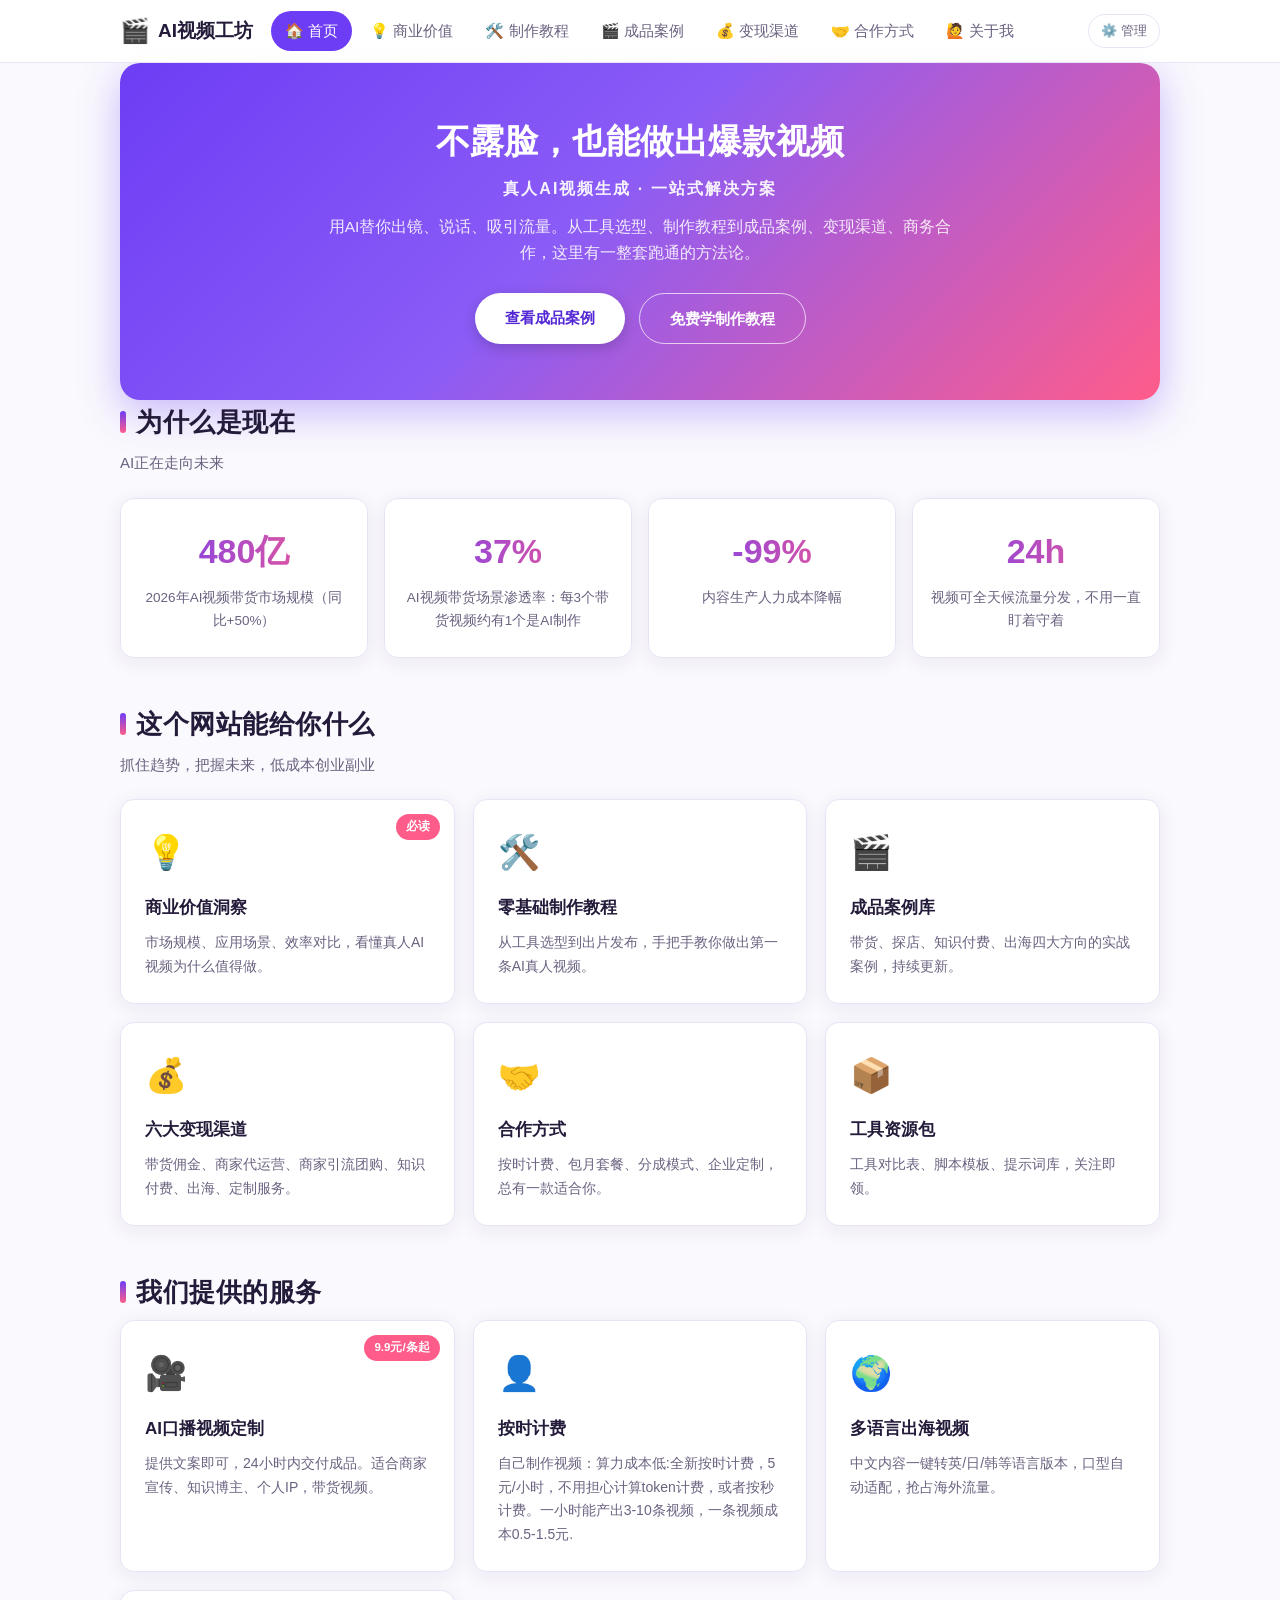
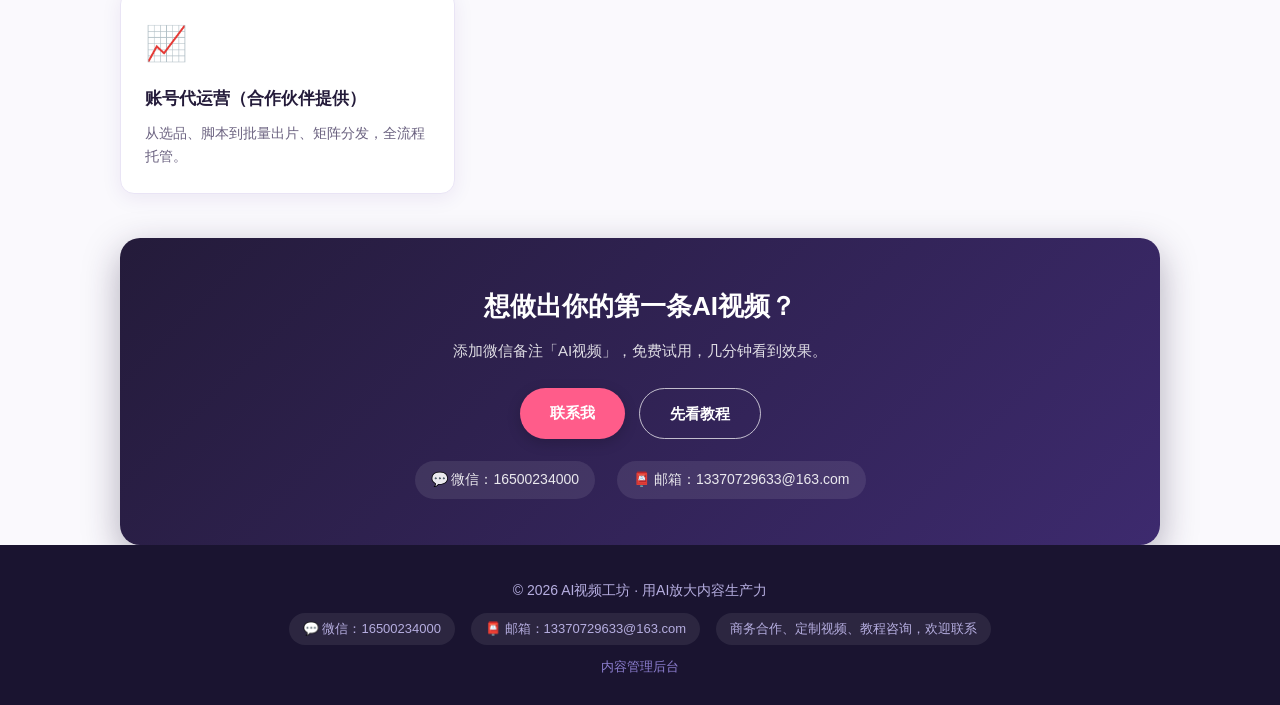
<file: index.html>
<!DOCTYPE html>
<html lang="zh-CN">
<head>
<meta charset="UTF-8">
<meta name="viewport" content="width=device-width, initial-scale=1.0">
<title>AI视频工坊 · 真人AI视频生成</title>
<meta name="description" content="真人AI视频生成：制作教程、成品案例、变现渠道、合作方式一站式指南">
<link rel="stylesheet" href="css/style.css">
</head>
<body>
<header class="site-header">
  <div class="container header-inner">
    <a class="logo" href="#/home"><span id="logoIcon">🎬</span><span id="siteTitle">AI视频工坊</span></a>
    <button class="nav-toggle" id="navToggle" aria-label="菜单">☰</button>
    <nav class="site-nav" id="siteNav"></nav>
    <a class="admin-link" href="admin.html" target="_blank" title="管理后台">⚙️ 管理</a>
  </div>
</header>

<main id="app" class="container"></main>

<footer class="site-footer">
  <div class="container">
    <p id="footerText"></p>
    <div id="footerContact" class="footer-contact"></div>
    <p class="footer-admin"><a href="admin.html" target="_blank">内容管理后台</a></p>
  </div>
</footer>

<script src="content.js"></script>
<script src="js/app.js"></script>
</body>
</html>
</file>
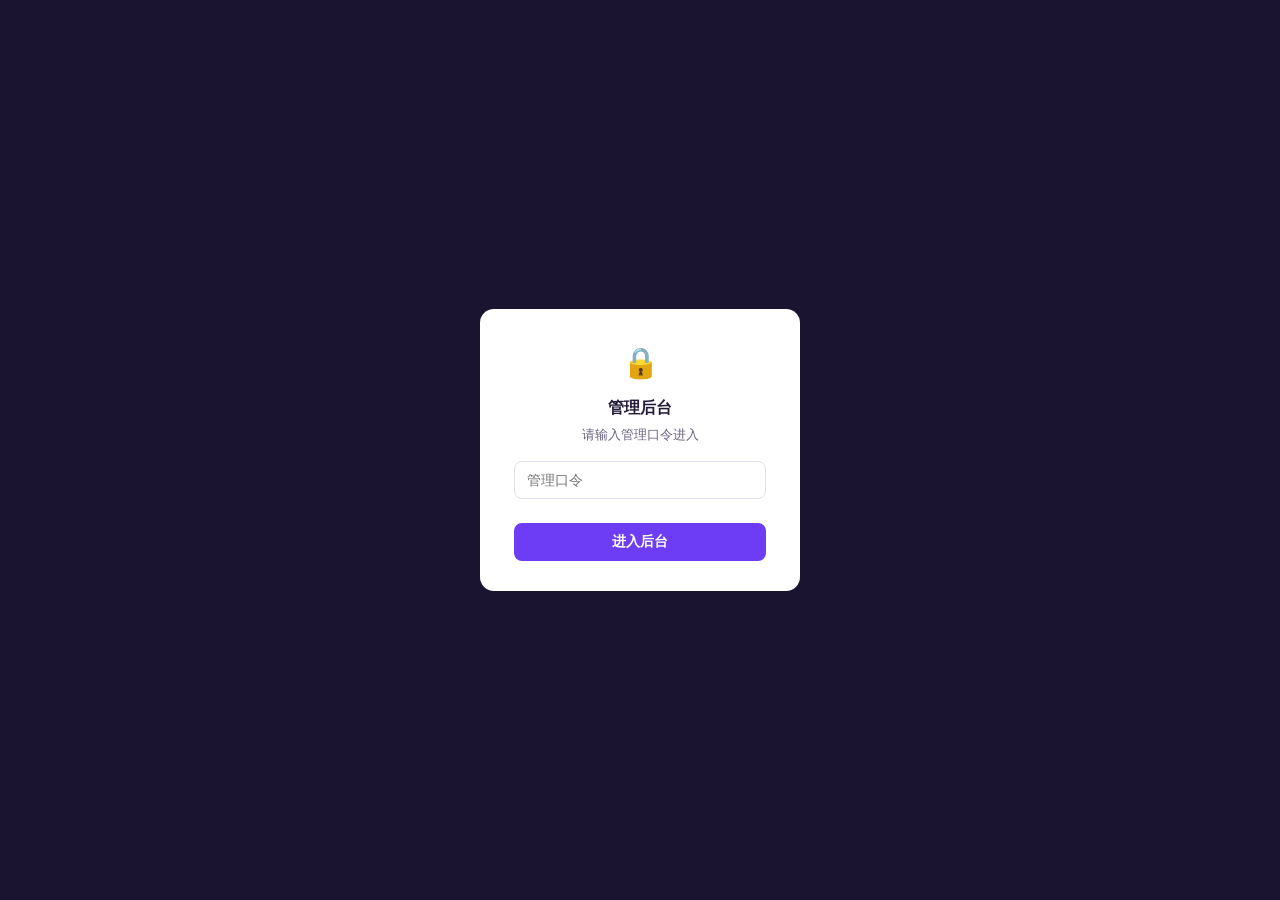
<file: admin.html>
<!DOCTYPE html>
<html lang="zh-CN">
<head>
<meta charset="UTF-8">
<meta name="viewport" content="width=device-width, initial-scale=1.0">
<meta name="robots" content="noindex, nofollow">
<title>内容管理后台 · AI视频工坊</title>
<style>
* { margin: 0; padding: 0; box-sizing: border-box; }
:root {
  --primary: #6d3df5; --primary-dark: #5327d4; --primary-light: #f0ebff;
  --accent: #ff5c8a; --text: #241b3a; --text-light: #6b6280;
  --bg: #f6f4fb; --card: #fff; --border: #e5def5; --ok: #1faa6b; --warn: #e6a700; --err: #e04355;
}
body { font-family: "PingFang SC","Microsoft YaHei","Segoe UI",sans-serif; background: var(--bg); color: var(--text); line-height: 1.6; font-size: 14px; }
a { color: var(--primary); text-decoration: none; }
.container { max-width: 1200px; margin: 0 auto; padding: 0 18px; }

.topbar { background: #1a1430; color: #fff; padding: 14px 0; position: sticky; top: 0; z-index: 50; }
.topbar-inner { display: flex; align-items: center; gap: 12px; flex-wrap: wrap; }
.topbar h1 { font-size: 17px; flex: 1; }
.topbar h1 small { opacity: .55; font-weight: 400; margin-left: 8px; }
.btn { border: none; cursor: pointer; border-radius: 8px; padding: 8px 16px; font-size: 13.5px; font-weight: 600; transition: all .15s; display: inline-flex; align-items: center; gap: 6px; }
.btn-primary { background: var(--primary); color: #fff; } .btn-primary:hover { background: var(--primary-dark); }
.btn-ghost { background: rgba(255,255,255,.12); color: #fff; } .btn-ghost:hover { background: rgba(255,255,255,.22); }
.btn-outline { background: #fff; border: 1.5px solid var(--border); color: var(--text); } .btn-outline:hover { border-color: var(--primary); color: var(--primary); }
.btn-danger { background: #fdecee; color: var(--err); } .btn-danger:hover { background: #f9d9dd; }
.btn-ok { background: var(--ok); color: #fff; } .btn-ok:hover { filter: brightness(1.08); }
.btn-sm { padding: 4px 10px; font-size: 12px; border-radius: 6px; }
.btn:disabled { opacity: .5; cursor: not-allowed; }

.tabs { display: flex; gap: 6px; margin: 18px 0; flex-wrap: wrap; }
.tab { padding: 8px 20px; border-radius: 999px; background: #fff; border: 1.5px solid var(--border); cursor: pointer; font-weight: 600; font-size: 14px; }
.tab.active { background: var(--primary); border-color: var(--primary); color: #fff; }

.layout { display: grid; grid-template-columns: 250px 1fr; gap: 16px; align-items: start; }
@media (max-width: 860px) { .layout { grid-template-columns: 1fr; } }
.panel { background: var(--card); border: 1px solid var(--border); border-radius: 12px; padding: 18px; box-shadow: 0 3px 14px rgba(60,30,130,.06); }
.panel + .panel { margin-top: 16px; }
.panel h2 { font-size: 16px; margin-bottom: 12px; display: flex; align-items: center; gap: 8px; }
.panel h2 small { font-weight: 400; color: var(--text-light); font-size: 12px; }

.page-item { display: flex; align-items: center; gap: 8px; padding: 9px 12px; border-radius: 9px; cursor: pointer; border: 1.5px solid transparent; margin-bottom: 4px; }
.page-item:hover { background: var(--primary-light); }
.page-item.active { background: var(--primary-light); border-color: var(--primary); }
.page-item .p-title { flex: 1; font-weight: 600; font-size: 13.5px; }
.page-item .p-title small { display: block; color: var(--text-light); font-weight: 400; font-size: 11px; }
.page-item .op { font-size: 11px; color: var(--text-light); }
.hidden-tag { font-size: 10px; background: #eee; padding: 1px 6px; border-radius: 4px; color: var(--text-light); }

.field { margin-bottom: 13px; }
.field label { display: block; font-size: 12.5px; font-weight: 700; margin-bottom: 5px; color: var(--text); }
.field label small { color: var(--text-light); font-weight: 400; }
.field input[type=text], .field input[type=url], .field textarea, .field select {
  width: 100%; padding: 9px 12px; border: 1.5px solid var(--border); border-radius: 8px; font-size: 13.5px; font-family: inherit; background: #fff; color: var(--text);
}
.field textarea { resize: vertical; min-height: 84px; }
.field textarea.html-area { min-height: 220px; font-family: Consolas, monospace; font-size: 12.5px; }
.field input:focus, .field textarea:focus, .field select:focus { outline: none; border-color: var(--primary); }
.field .hint { font-size: 11.5px; color: var(--text-light); margin-top: 4px; }

.list-editor { border: 1.5px dashed var(--border); border-radius: 10px; padding: 12px; margin-bottom: 13px; background: #fbfaff; }
.list-editor .le-title { font-size: 12.5px; font-weight: 700; margin-bottom: 8px; }
.le-row { display: flex; gap: 8px; margin-bottom: 8px; align-items: center; flex-wrap: wrap; }
.le-row input { flex: 1; min-width: 130px; padding: 7px 10px; border: 1.5px solid var(--border); border-radius: 7px; font-size: 13px; }
.le-row textarea { flex: 1 1 100%; padding: 7px 10px; border: 1.5px solid var(--border); border-radius: 7px; font-size: 13px; font-family: inherit; }
.media-row { display: flex; gap: 6px; align-items: center; }
.media-row input { flex: 1; }
.upload-btn { white-space: nowrap; }

.section-item { border: 1.5px solid var(--border); border-radius: 10px; margin-bottom: 10px; background: #fff; }
.section-head { display: flex; align-items: center; gap: 10px; padding: 11px 14px; cursor: pointer; }
.section-head .s-type { font-size: 11px; background: var(--primary-light); color: var(--primary-dark); padding: 2px 9px; border-radius: 999px; font-weight: 700; }
.section-head .s-title { flex: 1; font-weight: 600; font-size: 13.5px; overflow: hidden; text-overflow: ellipsis; white-space: nowrap; }
.section-head .s-ops { display: flex; gap: 3px; }
.section-head .s-ops button { background: none; border: none; cursor: pointer; font-size: 15px; padding: 3px 6px; border-radius: 5px; }
.section-head .s-ops button:hover { background: var(--primary-light); }
.section-body { border-top: 1.5px solid var(--border); padding: 16px; }

.type-grid { display: grid; grid-template-columns: repeat(auto-fill, minmax(150px, 1fr)); gap: 10px; }
.type-card { border: 1.5px solid var(--border); border-radius: 10px; padding: 12px; cursor: pointer; text-align: center; transition: all .15s; }
.type-card:hover { border-color: var(--primary); background: var(--primary-light); }
.type-card .t-icon { font-size: 24px; }
.type-card .t-name { font-weight: 700; font-size: 13px; margin-top: 4px; }
.type-card .t-desc { font-size: 11px; color: var(--text-light); }

.log-box { background: #1a1430; color: #c9f7dd; border-radius: 9px; padding: 14px; font-family: Consolas, monospace; font-size: 12px; max-height: 280px; overflow-y: auto; white-space: pre-wrap; }
.log-box .err { color: #ff9c9c; } .log-box .warn { color: #ffe08a; }
.status-dot { display: inline-block; width: 9px; height: 9px; border-radius: 50%; margin-right: 5px; }
.dot-draft { background: var(--warn); } .dot-published { background: var(--ok); }

.notice { background: #fff8e6; border: 1px solid #f5df9a; border-radius: 9px; padding: 12px 15px; font-size: 12.5px; margin-bottom: 14px; color: #7a5b00; }
.notice b { display: block; margin-bottom: 3px; }
.grid2 { display: grid; grid-template-columns: 1fr 1fr; gap: 0 14px; }
@media (max-width: 640px) { .grid2 { grid-template-columns: 1fr; } }
.actions-bar { display: flex; gap: 10px; flex-wrap: wrap; margin: 4px 0 14px; }
</style>
</head>
<body>
<div class="topbar">
  <div class="container topbar-inner">
    <h1>⚙️ 内容管理后台<small>页面 · 文章 · 图片 · 视频 · 音频 全部可视化编辑</small></h1>
    <a class="btn btn-ghost" href="index.html" target="_blank">👁 查看网站</a>
    <button class="btn btn-primary" id="btnSavePreview">💾 保存并预览</button>
    <button class="btn btn-ok" id="btnPublish">🚀 发布到GitHub</button>
  </div>
</div>

<div class="container">
  <div class="tabs">
    <div class="tab active" data-tab="pages">📄 页面管理</div>
    <div class="tab" data-tab="site">🔧 站点设置</div>
    <div class="tab" data-tab="publish">🚀 发布与备份</div>
  </div>
  <p id="statusBar" style="font-size:12.5px;color:var(--text-light);margin-bottom:14px"></p>

  <!-- 页面管理 -->
  <div id="tab-pages" class="layout">
    <div class="panel">
      <h2>📂 页面列表 <button class="btn btn-primary btn-sm" id="btnAddPage" style="margin-left:auto">＋ 新建页面</button></h2>
      <div id="pageList"></div>
    </div>
    <div id="pageEditor"><div class="panel"><p style="color:var(--text-light)">← 选择或新建一个页面开始编辑</p></div></div>
  </div>

  <!-- 站点设置 -->
  <div id="tab-site" style="display:none">
    <div class="panel" style="max-width:640px">
      <h2>🔧 站点基础信息</h2>
      <div id="siteSettings"></div>
    </div>
  </div>

  <!-- 发布 -->
  <div id="tab-publish" style="display:none">
    <div class="notice"><b>📌 工作原理</b>本站为纯静态网站，所有内容存在 content.js 一个文件里。编辑后「保存并预览」仅本机可见；「发布到GitHub」会把 content.js 和上传的媒体文件提交到你的仓库，GitHub Pages 自动更新上线。</div>
    <div class="layout">
      <div class="panel">
        <h2>🚀 GitHub 发布配置</h2>
        <div class="field"><label>GitHub 用户名</label><input type="text" id="ghOwner" placeholder="你的GitHub用户名"></div>
        <div class="field"><label>仓库名</label><input type="text" id="ghRepo" placeholder="如 my-ai-video-site"></div>
        <div class="field"><label>分支</label><input type="text" id="ghBranch" placeholder="main（或 gh-pages）"></div>
        <div class="field"><label>Personal Access Token (PAT)</label><input type="text" id="ghToken" placeholder="ghp_ 开头 · 仅存在你本机浏览器">
          <div class="hint">GitHub → Settings → Developer settings → Personal access tokens → 生成经典Token，勾选 <b>repo</b> 权限。Fine-grained Token 则勾选目标仓库的 Contents: Read and write。</div></div>
        <div class="actions-bar">
          <button class="btn btn-outline" id="btnSaveGh">保存配置</button>
          <button class="btn btn-outline" id="btnTestGh">测试连接</button>
          <button class="btn btn-ok" id="btnPublish2">🚀 立即发布</button>
        </div>
        <div class="log-box" id="logBox">等待操作…</div>
      </div>
      <div>
        <div class="panel">
          <h2>💾 备份与恢复</h2>
          <div class="actions-bar">
            <button class="btn btn-outline" id="btnExport">⬇️ 导出 content.js</button>
            <button class="btn btn-outline" id="btnImport">⬆️ 从文件导入</button>
            <button class="btn btn-danger" id="btnReset">↩️ 重置为已发布版本</button>
          </div>
          <p style="font-size:12px;color:var(--text-light)">导出的文件也可手动放进仓库根目录覆盖 content.js 完成更新。</p>
        </div>
        <div class="panel">
          <h2>📏 媒体文件建议</h2>
          <ul style="font-size:12.5px;color:var(--text-light);padding-left:18px">
            <li>单文件 &lt; 20MB（GitHub限制100MB，小文件加载更快）</li>
            <li>大视频建议先传到视频平台，粘贴分享/embed链接</li>
            <li>图片推荐 JPG/WebP，宽度 ≤ 1600px</li>
            <li>仓库总大小建议控制在 1GB 以内</li>
          </ul>
        </div>
      </div>
    </div>
  </div>
</div>

<input type="file" id="filePicker" style="display:none">
<script>
/* ===== 后台访问口令（防误入门闩，非安全边界）=====
   enabled : true 开启门闩 / false 关闭
   code    : 访客需输入的口令，改成你自己的（仅防君子，改内容仍需GitHub Token）
   提示：每次关闭浏览器后自动重新上锁 */
var ADMIN_LOCK_ENABLED = true;
var ADMIN_ACCESS_CODE = "lls268269";
(function () {
  if (!ADMIN_LOCK_ENABLED || sessionStorage.getItem("admin_unlocked") === "1") return;
  var wrap = document.createElement("div");
  wrap.style.cssText = "position:fixed;inset:0;background:#1a1430;z-index:9999;display:flex;align-items:center;justify-content:center;";
  wrap.innerHTML =
    '<div style="background:#fff;border-radius:14px;padding:30px 34px;width:320px;text-align:center;font-family:inherit">' +
    '<div style="font-size:30px;margin-bottom:8px">🔒</div>' +
    '<div style="font-size:16px;font-weight:700;color:#241b3a;margin-bottom:4px">管理后台</div>' +
    '<div style="font-size:12.5px;color:#6b6280;margin-bottom:16px">请输入管理口令进入</div>' +
    '<input type="password" id="lockInput" placeholder="管理口令" style="width:100%;padding:10px 12px;border:1.5px solid #e5def5;border-radius:8px;font-size:14px;box-sizing:border-box;outline:none">' +
    '<div id="lockErr" style="font-size:12px;color:#e04355;height:18px;margin-top:6px"></div>' +
    '<button id="lockBtn" style="width:100%;padding:10px;background:#6d3df5;color:#fff;border:none;border-radius:8px;font-size:14px;font-weight:700;cursor:pointer">进入后台</button>' +
    '</div>';
  (document.body || document.documentElement).appendChild(wrap);
  function tryUnlock() {
    if (document.getElementById("lockInput").value === ADMIN_ACCESS_CODE) {
      sessionStorage.setItem("admin_unlocked", "1");
      wrap.remove();
    } else {
      document.getElementById("lockErr").textContent = "口令不正确";
      document.getElementById("lockInput").value = "";
    }
  }
  document.getElementById("lockBtn").onclick = tryUnlock;
  document.getElementById("lockInput").addEventListener("keydown", function (e) { if (e.key === "Enter") tryUnlock(); });
  setTimeout(function () { document.getElementById("lockInput").focus(); }, 50);
})();
</script>
<script src="content.js"></script>
<script src="js/admin.js"></script>
</body>
</html>
</file>
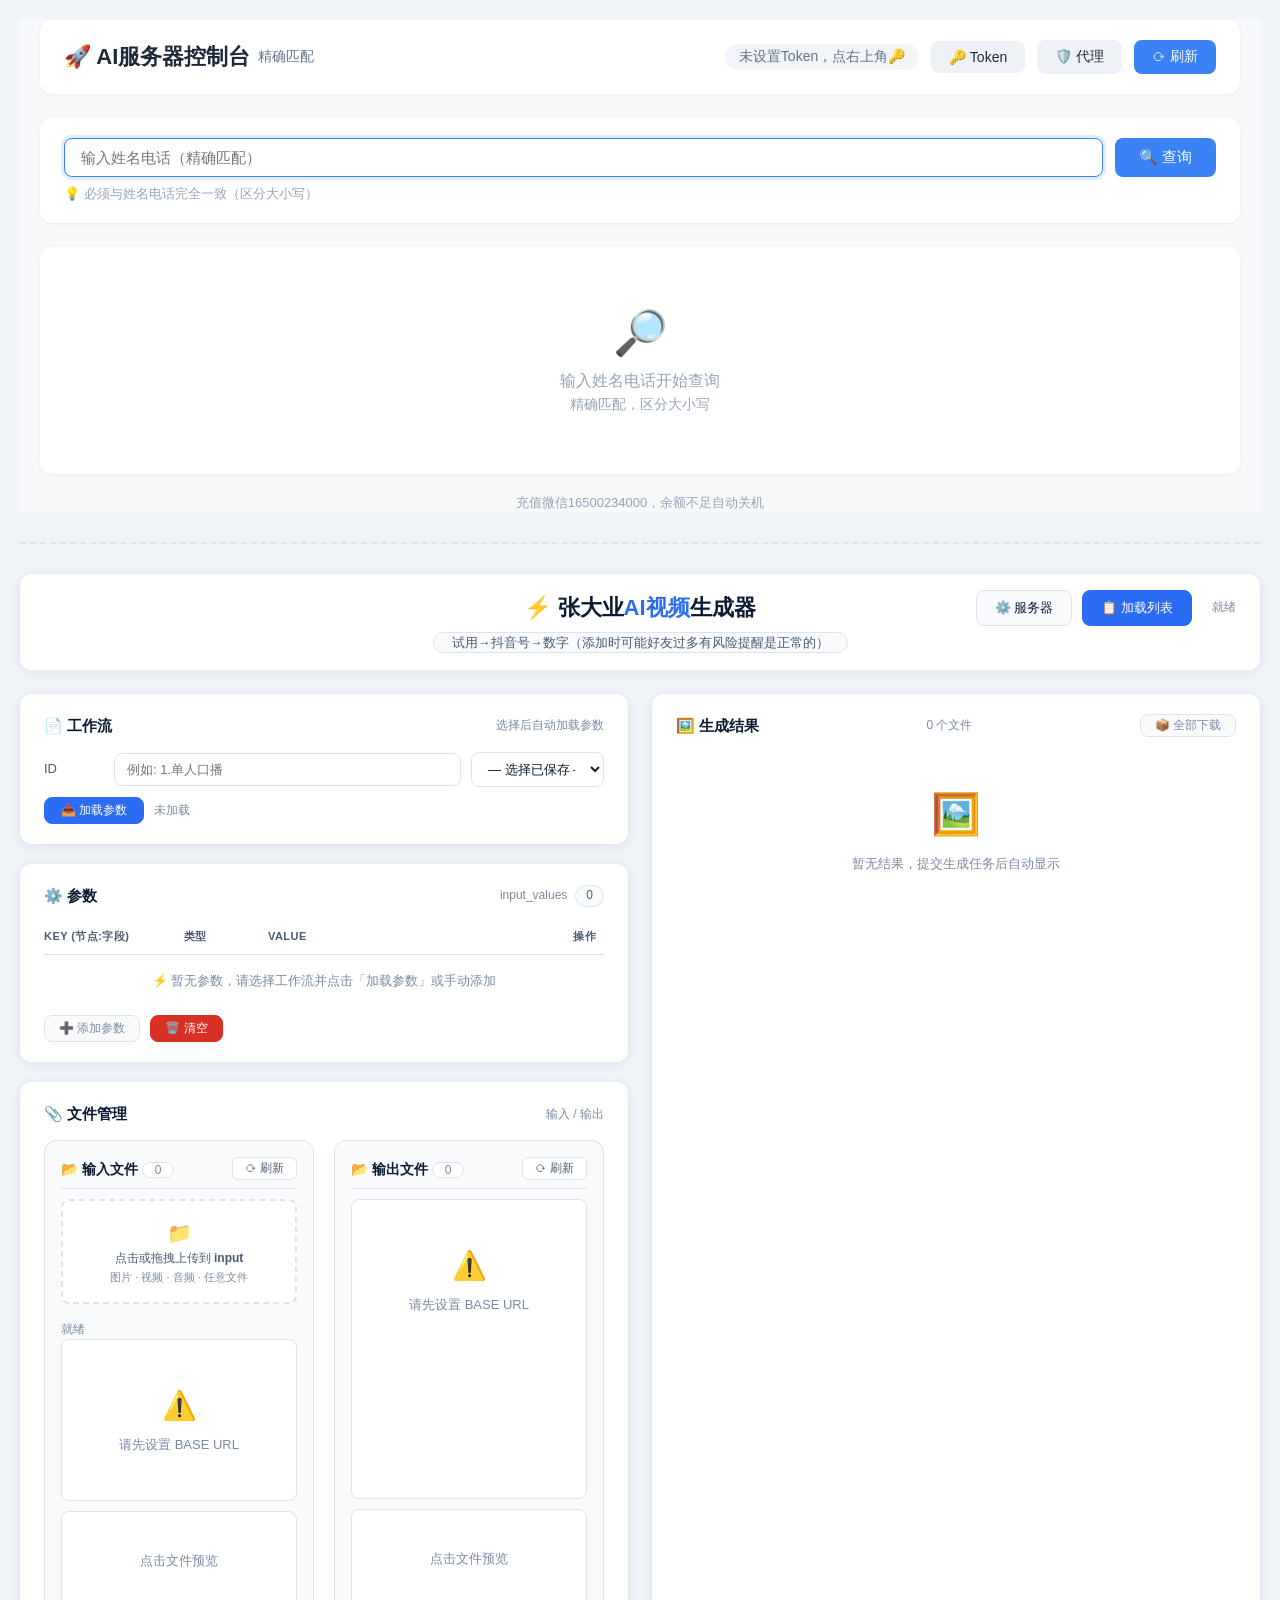
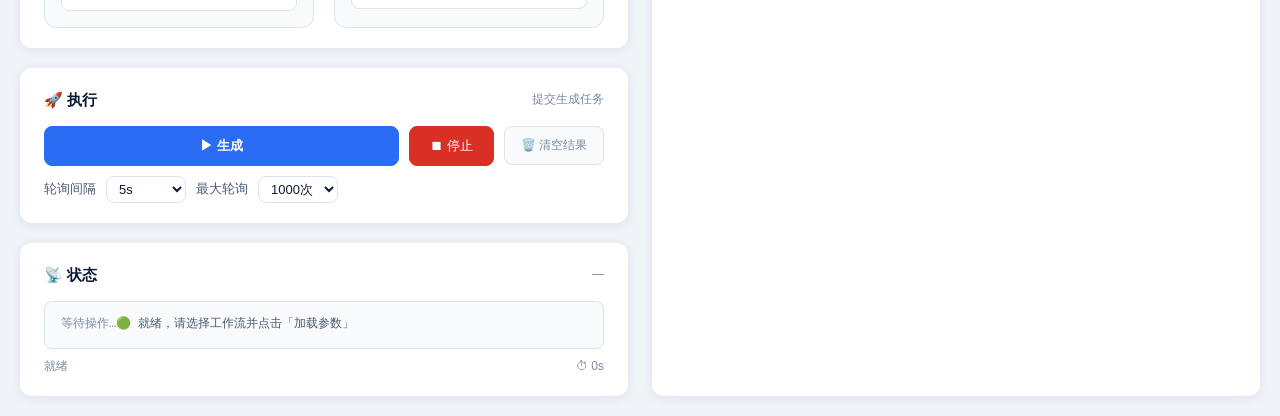
<file: tools.html>
<!DOCTYPE html>
<html lang="zh-CN">
<head>
  <meta charset="UTF-8" />
  <meta name="viewport" content="width=device-width, initial-scale=1.0" />
  <meta name="robots" content="noindex, nofollow" />
  <title>AI服务器管理 + AI 生成器</title>
  <style>
    * {
      box-sizing: border-box;
      margin: 0;
      padding: 0;
    }
    body {
      font-family: -apple-system, BlinkMacSystemFont, "Segoe UI", Roboto, "Helvetica Neue", Arial, sans-serif;
      background: #f0f4f9;
      color: #1e293b;
      padding: 20px;
    }
    .app-container {
      max-width: 1440px;
      margin: 0 auto;
    }
    .section-divider {
      border: none;
      border-top: 2px dashed #dce3ed;
      margin: 30px 0;
    }
  </style>

  <!-- AutoDL 样式（保持不变） -->
  <style>
    .autodl-app * {
      box-sizing: border-box;
      margin: 0;
      padding: 0;
    }
    .autodl-app {
      background: #f6f8fa;
      padding: 0;
      color: #1e293b;
    }
    .autodl-app .container {
      max-width: 1200px;
      margin: 0 auto;
    }
    .autodl-app .header {
      display: flex;
      justify-content: space-between;
      align-items: center;
      flex-wrap: wrap;
      gap: 16px;
      margin-bottom: 24px;
      background: #fff;
      padding: 20px 24px;
      border-radius: 12px;
      box-shadow: 0 1px 3px rgba(0, 0, 0, 0.06);
    }
    .autodl-app .header h1 {
      font-size: 22px;
      font-weight: 600;
      display: flex;
      align-items: center;
      gap: 8px;
    }
    .autodl-app .header h1 small {
      font-size: 14px;
      font-weight: 400;
      color: #64748b;
    }
    .autodl-app .header-actions {
      display: flex;
      gap: 12px;
      align-items: center;
    }
    .autodl-app .btn {
      display: inline-flex;
      align-items: center;
      justify-content: center;
      padding: 8px 18px;
      border: none;
      border-radius: 8px;
      font-size: 14px;
      font-weight: 500;
      cursor: pointer;
      transition: background 0.2s, transform 0.1s;
      background: #eef2f6;
      color: #1e293b;
    }
    .autodl-app .btn:hover {
      background: #e2e8f0;
    }
    .autodl-app .btn:active {
      transform: scale(0.97);
    }
    .autodl-app .btn-primary {
      background: #3b82f6;
      color: #fff;
    }
    .autodl-app .btn-primary:hover {
      background: #2563eb;
    }
    .autodl-app .btn-success {
      background: #22c55e;
      color: #fff;
    }
    .autodl-app .btn-success:hover {
      background: #16a34a;
    }
    .autodl-app .btn-danger {
      background: #ef4444;
      color: #fff;
    }
    .autodl-app .btn-danger:hover {
      background: #dc2626;
    }
    .autodl-app .btn:disabled {
      opacity: 0.5;
      cursor: not-allowed;
      transform: none;
    }
    .autodl-app .btn-sm {
      padding: 4px 14px;
      font-size: 13px;
    }
    .autodl-app .stats {
      font-size: 14px;
      color: #64748b;
      background: #f1f5f9;
      padding: 4px 14px;
      border-radius: 20px;
    }
    .autodl-app .search-section {
      background: #fff;
      border-radius: 12px;
      padding: 20px 24px;
      box-shadow: 0 1px 3px rgba(0, 0, 0, 0.06);
      margin-bottom: 24px;
    }
    .autodl-app .search-row {
      display: flex;
      gap: 12px;
      align-items: center;
      flex-wrap: wrap;
    }
    .autodl-app .search-row input {
      flex: 1;
      min-width: 200px;
      padding: 10px 16px;
      border: 1.5px solid #d1d5db;
      border-radius: 8px;
      font-size: 15px;
      background: #fafbfc;
      transition: border 0.2s, box-shadow 0.2s;
      outline: none;
      color: #1e293b;
    }
    .autodl-app .search-row input:focus {
      border-color: #3b82f6;
      box-shadow: 0 0 0 3px rgba(59, 130, 246, 0.15);
      background: #fff;
    }
    .autodl-app .search-row .btn {
      padding: 10px 24px;
      font-size: 15px;
      white-space: nowrap;
    }
    .autodl-app .search-hint {
      font-size: 13px;
      color: #94a3b8;
      margin-top: 8px;
    }
    .autodl-app .results-section {
      min-height: 120px;
    }
    .autodl-app .result-card {
      background: #fff;
      border-radius: 12px;
      box-shadow: 0 1px 3px rgba(0, 0, 0, 0.06);
      padding: 20px 24px;
      margin-bottom: 16px;
      border-left: 4px solid #e2e8f0;
      transition: border-color 0.3s;
    }
    .autodl-app .result-card.running {
      border-left-color: #22c55e;
    }
    .autodl-app .result-card.stopped {
      border-left-color: #ef4444;
    }
    .autodl-app .result-card.starting,
    .autodl-app .result-card.stopping {
      border-left-color: #f59e0b;
    }
    .autodl-app .result-card.unknown {
      border-left-color: #94a3b8;
    }
    .autodl-app .card-header {
      display: flex;
      justify-content: space-between;
      align-items: flex-start;
      flex-wrap: wrap;
      gap: 8px;
      margin-bottom: 10px;
    }
    .autodl-app .card-title {
      font-size: 18px;
      font-weight: 600;
    }
    .autodl-app .card-title .uuid {
      font-size: 13px;
      font-weight: 400;
      color: #94a3b8;
      font-family: monospace;
      margin-left: 8px;
    }
    .autodl-app .card-body {
      display: grid;
      grid-template-columns: repeat(auto-fit, minmax(150px, 1fr));
      gap: 8px 20px;
      margin-bottom: 14px;
      font-size: 14px;
    }
    .autodl-app .card-body .field {
      display: flex;
      flex-direction: column;
    }
    .autodl-app .card-body .field .label {
      font-size: 12px;
      color: #94a3b8;
      text-transform: uppercase;
      letter-spacing: 0.3px;
    }
    .autodl-app .card-body .field .value {
      font-weight: 500;
      margin-top: 2px;
    }
    .autodl-app .card-actions {
      display: flex;
      gap: 10px;
      flex-wrap: wrap;
      padding-top: 12px;
      border-top: 1px solid #f1f5f9;
    }
    .autodl-app .status-badge {
      display: inline-block;
      padding: 2px 14px;
      border-radius: 20px;
      font-size: 13px;
      font-weight: 500;
    }
    .autodl-app .status-running {
      background: #dcfce7;
      color: #166534;
    }
    .autodl-app .status-stopped {
      background: #fee2e2;
      color: #991b1b;
    }
    .autodl-app .status-unknown {
      background: #f1f5f9;
      color: #475569;
    }
    .autodl-app .status-starting {
      background: #fef9c3;
      color: #854d0e;
    }
    .autodl-app .status-stopping {
      background: #fef9c3;
      color: #854d0e;
    }
    .autodl-app .empty-state {
      text-align: center;
      padding: 60px 20px;
      color: #94a3b8;
      background: #fff;
      border-radius: 12px;
      box-shadow: 0 1px 3px rgba(0, 0, 0, 0.06);
    }
    .autodl-app .empty-state .icon {
      font-size: 44px;
      margin-bottom: 12px;
    }
    .autodl-app .empty-state .sub {
      font-size: 14px;
      margin-top: 4px;
    }
    .autodl-app .loading-placeholder {
      text-align: center;
      padding: 40px 20px;
      color: #94a3b8;
    }
    .autodl-app .loading-placeholder .spinner {
      display: inline-block;
      width: 32px;
      height: 32px;
      border: 3px solid #e2e8f0;
      border-top-color: #3b82f6;
      border-radius: 50%;
      animation: spin 0.7s linear infinite;
      margin-bottom: 12px;
    }
    @keyframes autodl-spin {
      to {
        transform: rotate(360deg);
      }
    }
    .autodl-app .loading-placeholder .spinner {
      animation: autodl-spin 0.7s linear infinite;
    }
    .autodl-app .toast {
      position: fixed;
      top: 24px;
      right: 24px;
      padding: 12px 24px;
      border-radius: 10px;
      color: #fff;
      font-size: 14px;
      font-weight: 500;
      box-shadow: 0 8px 24px rgba(0, 0, 0, 0.15);
      z-index: 999;
      opacity: 0;
      transform: translateY(-12px);
      transition: opacity 0.25s, transform 0.25s;
      pointer-events: none;
      max-width: 440px;
      word-break: break-word;
    }
    .autodl-app .toast.show {
      opacity: 1;
      transform: translateY(0);
      pointer-events: auto;
    }
    .autodl-app .toast-success {
      background: #22c55e;
    }
    .autodl-app .toast-error {
      background: #ef4444;
    }
    .autodl-app .toast-info {
      background: #3b82f6;
    }
    .autodl-app .modal-overlay {
      position: fixed;
      top: 0;
      left: 0;
      width: 100%;
      height: 100%;
      background: rgba(0, 0, 0, 0.4);
      display: none;
      justify-content: center;
      align-items: center;
      z-index: 1000;
      backdrop-filter: blur(2px);
    }
    .autodl-app .modal-overlay.active {
      display: flex;
    }
    .autodl-app .modal-box {
      background: #fff;
      padding: 28px 32px;
      border-radius: 16px;
      max-width: 440px;
      width: 90%;
      box-shadow: 0 20px 60px rgba(0, 0, 0, 0.25);
    }
    .autodl-app .modal-box h3 {
      font-size: 18px;
      font-weight: 600;
      margin-bottom: 4px;
    }
    .autodl-app .modal-box .sub {
      font-size: 14px;
      color: #64748b;
      margin-bottom: 16px;
    }
    .autodl-app .modal-box label {
      display: block;
      font-size: 14px;
      font-weight: 500;
      margin-bottom: 4px;
    }
    .autodl-app .modal-box select,
    .autodl-app .modal-box input {
      width: 100%;
      padding: 8px 12px;
      border: 1px solid #d1d5db;
      border-radius: 8px;
      font-size: 14px;
      margin-bottom: 12px;
      background: #fff;
    }
    .autodl-app .modal-box .modal-actions {
      display: flex;
      gap: 10px;
      justify-content: flex-end;
      margin-top: 8px;
    }
    .autodl-app .modal-box .modal-actions .btn {
      min-width: 70px;
    }
    .autodl-app .footer {
      margin-top: 20px;
      font-size: 13px;
      color: #94a3b8;
      text-align: center;
    }
    @media (max-width: 600px) {
      .autodl-app .header {
        flex-direction: column;
        align-items: stretch;
      }
      .autodl-app .header-actions {
        justify-content: stretch;
      }
      .autodl-app .header-actions .btn {
        flex: 1;
      }
      .autodl-app .search-row {
        flex-direction: column;
        align-items: stretch;
      }
      .autodl-app .search-row input {
        min-width: unset;
      }
      .autodl-app .search-row .btn {
        width: 100%;
      }
      .autodl-app .card-body {
        grid-template-columns: 1fr 1fr;
      }
      .autodl-app .card-actions {
        flex-direction: column;
      }
      .autodl-app .card-actions .btn {
        width: 100%;
        justify-content: center;
      }
      .autodl-app .modal-box {
        padding: 20px;
      }
    }
  </style>

  <!-- AI 生成器样式 -->
  <style>
    .ai-app {
      --bg: #f0f4f9;
      --surface: #ffffff;
      --surface-2: #f8fafc;
      --border: #dce3ed;
      --text: #0b1a33;
      --text-2: #4a5b73;
      --text-3: #7a8aa3;
      --primary: #2a6df4;
      --primary-hover: #1a56d6;
      --primary-light: #e8f0fe;
      --success: #0f9d58;
      --error: #d93025;
      --warning: #f9ab00;
      --radius: 12px;
      --shadow: 0 2px 12px rgba(0, 20, 50, 0.08);
      --font: -apple-system, BlinkMacSystemFont, 'Segoe UI', PingFangSC-Regular, 'Microsoft YaHei', sans-serif;
      --mono: ui-monospace, SFMono-Regular, Consolas, 'Liberation Mono', Menlo, monospace;
    }
    @media (prefers-color-scheme: dark) {
      .ai-app {
        --bg: #0a111f;
        --surface: #121c2e;
        --surface-2: #1a263a;
        --border: #2a3a52;
        --text: #e6edf5;
        --text-2: #9ab0cc;
        --text-3: #6a7f99;
        --primary: #5b8df7;
        --primary-hover: #7aa3f9;
        --primary-light: #1a2a44;
        --shadow: 0 2px 12px rgba(0, 0, 0, 0.4);
      }
    }
    .ai-app * {
      margin: 0;
      padding: 0;
      box-sizing: border-box;
    }
    .ai-app {
      background: var(--bg);
      color: var(--text);
      font-family: var(--font);
      font-size: 14px;
      line-height: 1.6;
      padding: 0;
      min-height: 100vh;
    }
    .ai-app a {
      color: var(--primary);
      text-decoration: none;
    }
    .ai-app a:hover {
      text-decoration: underline;
    }
    .ai-app button {
      font-family: inherit;
      font-size: 13px;
      cursor: pointer;
      border: none;
      border-radius: 8px;
      padding: 8px 18px;
      transition: background 0.2s, transform 0.1s;
      background: var(--surface-2);
      color: var(--text);
      border: 1px solid var(--border);
    }
    .ai-app button:hover {
      background: var(--border);
    }
    .ai-app button:active {
      transform: scale(0.97);
    }
    .ai-app button.primary {
      background: var(--primary);
      color: #fff;
      border-color: var(--primary);
    }
    .ai-app button.primary:hover {
      background: var(--primary-hover);
    }
    .ai-app button.primary:disabled {
      opacity: 0.5;
      cursor: not-allowed;
      transform: none;
    }
    .ai-app button.danger {
      background: var(--error);
      color: #fff;
      border-color: var(--error);
    }
    .ai-app button.danger:hover {
      background: #b71c1c;
    }
    .ai-app button.success {
      background: var(--success);
      color: #fff;
      border-color: var(--success);
    }
    .ai-app button.success:hover {
      background: #0b7e48;
    }
    .ai-app input,
    .ai-app select,
    .ai-app textarea {
      font-family: inherit;
      font-size: 13px;
      background: var(--surface);
      color: var(--text);
      border: 1px solid var(--border);
      border-radius: 8px;
      padding: 8px 12px;
      outline: none;
      transition: border 0.2s, box-shadow 0.2s;
      width: 100%;
    }
    .ai-app input:focus,
    .ai-app select:focus,
    .ai-app textarea:focus {
      border-color: var(--primary);
      box-shadow: 0 0 0 3px rgba(42, 109, 244, 0.15);
    }
    .ai-app textarea {
      resize: vertical;
      min-height: 60px;
      font-family: var(--mono);
      font-size: 12px;
    }
    .ai-app ::-webkit-scrollbar {
      width: 6px;
      height: 6px;
    }
    .ai-app ::-webkit-scrollbar-track {
      background: transparent;
    }
    .ai-app ::-webkit-scrollbar-thumb {
      background: var(--border);
      border-radius: 10px;
    }
    .ai-app ::-webkit-scrollbar-thumb:hover {
      background: var(--text-3);
    }
    .ai-app .app {
      max-width: 1440px;
      margin: 0 auto;
    }
    .ai-app .header-center {
      display: flex;
      flex-direction: column;
      align-items: center;
      gap: 4px;
      padding: 16px 24px;
      background: var(--surface);
      border-radius: var(--radius);
      box-shadow: var(--shadow);
      margin-bottom: 24px;
      position: relative;
    }
    .ai-app .header-center .title-row {
      display: flex;
      justify-content: center;
      align-items: center;
      width: 100%;
      position: relative;
    }
    .ai-app .header-center .title-row h1 {
      font-size: 22px;
      font-weight: 700;
      margin: 0;
      padding: 0 80px;
      text-align: center;
      color: var(--text);
    }
    .ai-app .header-center .title-row h1 .hl {
      color: var(--primary);
    }
    .ai-app .header-center .header-actions {
      position: absolute;
      right: 0;
      top: 50%;
      transform: translateY(-50%);
      display: flex;
      align-items: center;
      gap: 10px;
      flex-wrap: wrap;
    }
    .ai-app .header-center .header-actions .base-url-group {
      display: none !important;
    }
    .ai-app .header-center .contact-row {
      text-align: center;
      font-size: 14px;
      color: var(--text-2);
      margin-top: 2px;
    }
    .ai-app .header-center .contact-row .badge {
      font-size: 13px;
      font-weight: 400;
      background: var(--surface-2);
      padding: 2px 18px;
      border-radius: 20px;
      border: 1px solid var(--border);
      color: var(--text-2);
    }
    @media (max-width: 720px) {
      .ai-app .header-center .title-row h1 {
        font-size: 18px;
        padding: 0 70px 0 10px;
      }
      .ai-app .header-center .header-actions {
        position: static;
        transform: none;
        justify-content: center;
        margin-top: 6px;
        flex-wrap: wrap;
      }
      .ai-app .header-center .title-row {
        flex-wrap: wrap;
        gap: 6px;
      }
    }
    @media (max-width: 480px) {
      .ai-app .header-center .title-row h1 {
        font-size: 16px;
        padding: 0 60px 0 6px;
      }
      .ai-app .header-center .header-actions button {
        font-size: 12px;
        padding: 4px 12px;
      }
      .ai-app .header-center .contact-row .badge {
        font-size: 12px;
        padding: 2px 12px;
      }
    }
    .ai-app .grid {
      display: grid;
      grid-template-columns: 1fr 1fr;
      gap: 24px;
    }
    @media (max-width: 960px) {
      .ai-app .grid {
        grid-template-columns: 1fr;
      }
    }
    .ai-app .card {
      background: var(--surface);
      border-radius: var(--radius);
      box-shadow: var(--shadow);
      padding: 20px 24px;
      margin-bottom: 20px;
    }
    .ai-app .card:last-child {
      margin-bottom: 0;
    }
    .ai-app .card-title {
      font-size: 15px;
      font-weight: 600;
      display: flex;
      align-items: center;
      gap: 8px;
      margin-bottom: 14px;
      color: var(--text);
    }
    .ai-app .card-title .sub {
      font-size: 12px;
      font-weight: 400;
      color: var(--text-3);
      margin-left: auto;
    }
    .ai-app .card-title .count {
      font-size: 12px;
      font-weight: 400;
      color: var(--text-2);
      background: var(--surface-2);
      padding: 0 10px;
      border-radius: 12px;
      border: 1px solid var(--border);
    }
    .ai-app .row {
      display: flex;
      gap: 10px;
      align-items: center;
      flex-wrap: wrap;
    }
    .ai-app .row+.row {
      margin-top: 10px;
    }
    .ai-app .row label {
      font-weight: 500;
      color: var(--text-2);
      font-size: 13px;
      white-space: nowrap;
      min-width: 60px;
    }
    .ai-app .row .flex-1 {
      flex: 1;
      min-width: 120px;
    }
    .ai-app .row .flex-2 {
      flex: 2;
      min-width: 160px;
    }
    .ai-app .row .flex-3 {
      flex: 3;
      min-width: 200px;
    }
    .ai-app .param-table {
      width: 100%;
      border-collapse: collapse;
      font-size: 13px;
    }
    .ai-app .param-table th {
      text-align: left;
      font-weight: 600;
      color: var(--text-2);
      font-size: 11px;
      text-transform: uppercase;
      letter-spacing: 0.04em;
      padding: 6px 8px 8px 0;
      border-bottom: 1px solid var(--border);
    }
    .ai-app .param-table td {
      padding: 6px 8px 6px 0;
      vertical-align: middle;
      border-bottom: 1px solid var(--border);
    }
    .ai-app .param-table tr:last-child td {
      border-bottom: none;
    }
    .ai-app .param-table .key-input {
      font-family: var(--mono);
      font-size: 12px;
      width: 140px;
      min-width: 90px;
    }
    .ai-app .param-table .val-input {
      font-family: var(--mono);
      font-size: 12px;
      min-width: 100px;
      flex: 1;
    }
    .ai-app .param-table .val-textarea {
      font-family: var(--mono);
      font-size: 12px;
      min-height: 80px;
      resize: vertical;
      flex: 1;
      min-width: 100px;
      line-height: 1.6;
    }
    .ai-app .param-table .file-btn {
      font-size: 11px;
      padding: 4px 12px;
      white-space: nowrap;
    }
    .ai-app .param-table .del-btn {
      font-size: 16px;
      line-height: 1;
      padding: 0 6px;
      background: transparent;
      border: none;
      color: var(--text-3);
    }
    .ai-app .param-table .del-btn:hover {
      color: var(--error);
      background: transparent;
    }
    .ai-app .param-table .type-select {
      width: 80px;
      min-width: 60px;
      font-size: 12px;
      padding: 4px 8px;
    }
    .ai-app .param-table .asset-select-small {
      width: 120px;
      min-width: 80px;
      font-size: 12px;
      padding: 4px 8px;
    }
    .ai-app .file-manager-grid {
      display: grid;
      grid-template-columns: 1fr 1fr;
      gap: 20px;
    }
    @media (max-width: 960px) {
      .ai-app .file-manager-grid {
        grid-template-columns: 1fr;
      }
    }
    .ai-app .file-panel {
      background: var(--surface-2);
      border-radius: var(--radius);
      border: 1px solid var(--border);
      padding: 16px;
      display: flex;
      flex-direction: column;
      min-height: 340px;
    }
    .ai-app .file-panel .panel-header {
      display: flex;
      justify-content: space-between;
      align-items: center;
      font-size: 14px;
      font-weight: 600;
      color: var(--text);
      margin-bottom: 10px;
      padding-bottom: 8px;
      border-bottom: 1px solid var(--border);
      flex-wrap: wrap;
      gap: 6px;
    }
    .ai-app .file-panel .panel-header .badge-count {
      font-size: 12px;
      font-weight: 400;
      color: var(--text-3);
      background: var(--surface);
      padding: 0 12px;
      border-radius: 12px;
      border: 1px solid var(--border);
    }
    .ai-app .file-panel .panel-header .refresh-btn {
      font-size: 12px;
      padding: 2px 12px;
      background: var(--surface);
      border: 1px solid var(--border);
      border-radius: 6px;
      cursor: pointer;
      color: var(--text-2);
    }
    .ai-app .file-panel .panel-header .refresh-btn:hover {
      background: var(--border);
    }
    .ai-app .upload-zone-compact {
      border: 2px dashed var(--border);
      border-radius: 8px;
      padding: 16px;
      text-align: center;
      transition: border 0.2s, background 0.2s;
      cursor: pointer;
      background: var(--surface);
      margin-bottom: 12px;
      flex-shrink: 0;
    }
    .ai-app .upload-zone-compact:hover {
      border-color: var(--primary);
      background: var(--primary-light);
    }
    .ai-app .upload-zone-compact.dragover {
      border-color: var(--primary);
      background: var(--primary-light);
    }
    .ai-app .upload-zone-compact .icon {
      font-size: 20px;
      display: block;
    }
    .ai-app .upload-zone-compact .hint {
      font-size: 12px;
      color: var(--text-2);
    }
    .ai-app .upload-zone-compact .sub-hint {
      font-size: 11px;
      color: var(--text-3);
    }
    .ai-app .upload-status-compact {
      font-size: 12px;
      color: var(--text-3);
      margin-top: 4px;
    }
    .ai-app .file-list-container {
      flex: 1;
      overflow-y: auto;
      max-height: 300px;
      min-height: 120px;
      margin-bottom: 10px;
      border: 1px solid var(--border);
      border-radius: 8px;
      background: var(--surface);
      padding: 4px 0;
    }
    .ai-app .file-list-container .file-item {
      display: flex;
      justify-content: space-between;
      align-items: center;
      padding: 6px 12px;
      border-bottom: 1px solid var(--surface-2);
      cursor: pointer;
      transition: background 0.15s;
      font-size: 13px;
      gap: 8px;
    }
    .ai-app .file-list-container .file-item:last-child {
      border-bottom: none;
    }
    .ai-app .file-list-container .file-item:hover {
      background: var(--primary-light);
    }
    .ai-app .file-list-container .file-item.active {
      background: var(--primary-light);
      border-left: 3px solid var(--primary);
    }
    .ai-app .file-list-container .file-item .file-name {
      flex: 1;
      font-family: var(--mono);
      font-size: 12px;
      word-break: break-all;
      overflow: hidden;
      text-overflow: ellipsis;
      white-space: nowrap;
    }
    .ai-app .file-list-container .file-item .file-size {
      font-size: 11px;
      color: var(--text-3);
      flex-shrink: 0;
      margin-right: 8px;
    }
    .ai-app .file-list-container .file-item .file-dl {
      font-size: 16px;
      color: var(--primary);
      text-decoration: none;
      flex-shrink: 0;
      padding: 0 4px;
    }
    .ai-app .file-list-container .file-item .file-dl:hover {
      color: var(--primary-hover);
    }
    .ai-app .file-list-container .empty-files {
      text-align: center;
      padding: 40px 10px;
      color: var(--text-3);
      font-size: 13px;
    }
    .ai-app .file-list-container .empty-files .icon {
      font-size: 28px;
      display: block;
      margin-bottom: 6px;
    }
    .ai-app .file-preview-compact {
      border-radius: 8px;
      border: 1px solid var(--border);
      background: var(--surface);
      padding: 12px;
      min-height: 100px;
      display: flex;
      align-items: center;
      justify-content: center;
      overflow: hidden;
      flex-shrink: 0;
    }
    .ai-app .file-preview-compact img,
    .ai-app .file-preview-compact video,
    .ai-app .file-preview-compact audio {
      max-width: 100%;
      max-height: 160px;
      border-radius: 6px;
    }
    .ai-app .file-preview-compact video,
    .ai-app .file-preview-compact audio {
      width: 100%;
      max-height: 160px;
    }
    .ai-app .file-preview-compact .placeholder {
      color: var(--text-3);
      font-size: 13px;
    }
    .ai-app .results-grid {
      display: grid;
      grid-template-columns: repeat(auto-fill, minmax(200px, 1fr));
      gap: 16px;
      margin-top: 12px;
    }
    .ai-app .result-item {
      background: var(--surface-2);
      border-radius: var(--radius);
      border: 1px solid var(--border);
      overflow: hidden;
      transition: transform 0.15s;
    }
    .ai-app .result-item:hover {
      transform: translateY(-2px);
    }
    .ai-app .result-item .media-wrap {
      position: relative;
      background: #000;
      aspect-ratio: 1 / 1;
      display: flex;
      align-items: center;
      justify-content: center;
      overflow: hidden;
    }
    .ai-app .result-item .media-wrap img,
    .ai-app .result-item .media-wrap video,
    .ai-app .result-item .media-wrap audio {
      width: 100%;
      height: 100%;
      object-fit: cover;
    }
    .ai-app .result-item .media-wrap audio {
      height: 60px;
      object-fit: none;
      padding: 8px;
    }
    .ai-app .result-item .media-wrap .type-tag {
      position: absolute;
      top: 8px;
      right: 8px;
      font-size: 10px;
      font-weight: 700;
      text-transform: uppercase;
      letter-spacing: 0.06em;
      background: rgba(0, 0, 0, 0.7);
      color: #fff;
      padding: 2px 10px;
      border-radius: 12px;
    }
    .ai-app .result-item .info {
      padding: 10px 14px;
      font-size: 12px;
      color: var(--text-2);
      display: flex;
      justify-content: space-between;
      align-items: center;
      gap: 8px;
      flex-wrap: wrap;
    }
    .ai-app .result-item .info .filename {
      font-family: var(--mono);
      font-size: 11px;
      word-break: break-all;
      flex: 1;
      min-width: 60px;
    }
    .ai-app .result-item .info .dl-link {
      font-size: 18px;
      line-height: 1;
      color: var(--primary);
      padding: 2px 6px;
      border-radius: 4px;
    }
    .ai-app .result-item .info .dl-link:hover {
      background: var(--primary-light);
      text-decoration: none;
    }
    .ai-app .empty-state {
      text-align: center;
      padding: 30px 10px;
      color: var(--text-3);
    }
    .ai-app .empty-state .icon {
      font-size: 40px;
      display: block;
      margin-bottom: 8px;
    }
    .ai-app .empty-state p {
      font-size: 13px;
    }
    .ai-app .mt-8 {
      margin-top: 8px;
    }
    .ai-app .mt-12 {
      margin-top: 12px;
    }
    .ai-app .mt-16 {
      margin-top: 16px;
    }
    .ai-app .flex {
      display: flex;
    }
    .ai-app .flex-center {
      display: flex;
      align-items: center;
      gap: 8px;
    }
    .ai-app .flex-wrap {
      flex-wrap: wrap;
    }
    .ai-app .text-mono {
      font-family: var(--mono);
      font-size: 12px;
    }
    .ai-app .text-small {
      font-size: 12px;
      color: var(--text-3);
    }
    .ai-app .truncate {
      overflow: hidden;
      text-overflow: ellipsis;
      white-space: nowrap;
    }
    @media (max-width: 600px) {
      .ai-app .header-center .title-row h1 {
        padding: 0 60px 0 10px;
        font-size: 18px;
      }
      .ai-app .header-center .header-actions {
        position: static;
        transform: none;
        justify-content: center;
        margin-top: 6px;
      }
      .ai-app .grid {
        grid-template-columns: 1fr;
      }
      .ai-app .card {
        padding: 16px;
      }
      .ai-app .param-table .key-input {
        width: 80px;
        min-width: 60px;
      }
      .ai-app .param-table .type-select {
        width: 60px;
        min-width: 50px;
        font-size: 11px;
      }
      .ai-app .param-table .asset-select-small {
        width: 80px;
        min-width: 60px;
      }
      .ai-app .row {
        flex-direction: column;
        align-items: stretch;
      }
      .ai-app .row label {
        min-width: 0;
      }
      .ai-app .results-grid {
        grid-template-columns: 1fr 1fr;
      }
      .ai-app .file-manager-grid {
        grid-template-columns: 1fr;
      }
    }
    @media (max-width: 400px) {
      .ai-app .results-grid {
        grid-template-columns: 1fr;
      }
      .ai-app .param-table td {
        padding: 4px 4px 4px 0;
      }
      .ai-app .param-table .key-input {
        width: 60px;
        min-width: 50px;
        font-size: 11px;
      }
      .ai-app .param-table .asset-select-small {
        width: 60px;
        min-width: 50px;
      }
      .ai-app .param-table .val-textarea {
        min-height: 60px;
      }
      .ai-app .file-list-container .file-item {
        flex-wrap: wrap;
        gap: 4px;
      }
      .ai-app .file-list-container .file-item .file-name {
        white-space: normal;
        word-break: break-all;
      }
    }
    .ai-app .status-box {
      background: var(--surface-2);
      border-radius: 8px;
      padding: 12px 16px;
      border: 1px solid var(--border);
      font-family: var(--mono);
      font-size: 12px;
      min-height: 48px;
      max-height: 120px;
      overflow-y: auto;
      white-space: pre-wrap;
      word-break: break-all;
      color: var(--text-2);
      line-height: 1.7;
    }
    .ai-app .status-box .highlight {
      color: var(--text);
      font-weight: 500;
    }
    .ai-app .status-box .ok {
      color: var(--success);
    }
    .ai-app .status-box .err {
      color: var(--error);
    }
    .ai-app .status-box .warn {
      color: var(--warning);
    }
    .ai-app .placeholder-progress {
      margin-top: 8px;
      padding: 8px 12px;
      border-radius: 6px;
      background: var(--surface-2);
      border: 1px solid var(--border);
      font-size: 12px;
      color: var(--text-2);
      display: none;
    }
    .ai-app .placeholder-progress.active {
      display: block;
    }
    .ai-app .placeholder-progress .bar {
      height: 4px;
      background: var(--primary);
      border-radius: 4px;
      margin-top: 4px;
      width: 0%;
      transition: width 0.3s;
    }
  </style>
</head>
<body>

<div class="app-container">

  <!-- AutoDL 部分 -->
  <div class="autodl-app">
    <div class="container">
      <div class="header">
        <h1>🚀 AI服务器控制台 <small>精确匹配</small></h1>
        <div class="header-actions">
          <span class="stats" id="autodl-stats">就绪</span>
          <button class="btn" id="autodl-tokenBtn" title="设置AutoDL API Token（仅保存在本机浏览器，不写入网页）">🔑 Token</button>
          <button class="btn" id="autodl-proxyBtn" title="代理模式：填 Cloudflare Worker 地址和客户密钥，真正的 Token 存在云端代理里，本机和网页都不保存">🛡️ 代理</button>
          <button class="btn btn-primary" id="autodl-refreshBtn">⟳ 刷新</button>
        </div>
      </div>
      <div id="autodl-toast" class="toast"></div>
      <div class="search-section">
        <div class="search-row">
          <input type="text" id="autodl-searchInput" placeholder="输入姓名电话（精确匹配）" autofocus />
          <button class="btn btn-primary" id="autodl-searchBtn">🔍 查询</button>
        </div>
        <div class="search-hint">💡 必须与姓名电话完全一致（区分大小写）</div>
      </div>
      <div class="results-section" id="autodl-resultsSection">
        <div class="empty-state" id="autodl-initialEmpty">
          <div class="icon">🔎</div>
          <div>输入姓名电话开始查询</div>
          <div class="sub">精确匹配，区分大小写</div>
        </div>
        <div class="loading-placeholder" id="autodl-loadingPlaceholder" style="display:none;">
          <div class="spinner"></div>
          <div>正在查询实例…</div>
        </div>
        <div id="autodl-resultsContainer" style="display:none;"></div>
        <div class="empty-state" id="autodl-noResults" style="display:none;">
          <div class="icon">😕</div>
          <div>未找到匹配的实例</div>
          <div class="sub">请检查名称或 UUID 是否完全正确（区分大小写）</div>
        </div>
      </div>
      <div class="footer">充值微信16500234000，余额不足自动关机</div>
    </div>
    <div class="modal-overlay" id="autodl-powerModal">
      <div class="modal-box">
        <h3>⚡ 开机设置</h3>
        <div class="sub" id="autodl-modalInstanceName">实例：</div>
        <label for="autodl-gpuSelect">选择 GPU 规格</label>
        <select id="autodl-gpuSelect"></select>
        <div style="font-size:13px; color:#94a3b8; margin-top:-6px; margin-bottom:12px;">
          ⚠️ 建议优先使用"默认（实例原有规格）"，其他规格可能因地域/机型限制而无法启动
        </div>
        <label for="autodl-gpuCustom">自定义规格 ID（可选）</label>
        <input type="text" id="autodl-gpuCustom" placeholder="例如 h800, v-48g, 5090-p" />
        <div class="modal-actions">
          <button class="btn" id="autodl-modalCancel">取消</button>
          <button class="btn btn-success" id="autodl-modalConfirm">确认开机</button>
        </div>
      </div>
    </div>
  </div>

  <hr class="section-divider" />

  <!-- AI 生成器部分 -->
  <div class="ai-app">
    <div class="app" id="ai-app-root">

      <header class="header-center">
        <div class="title-row">
          <h1>⚡ 张大业<span class="hl">AI视频</span>生成器</h1>
          <div class="header-actions">
            <div class="base-url-group">
              <label>BASE URL</label>
              <input type="text" id="ai-baseUrl" value="" placeholder="点右上角 ⚙️ 服务器 设置地址" />
            </div>
            <button id="ai-settingsBtn" title="设置ComfyUI服务器地址（仅保存在本机浏览器，不写入网页）">⚙️ 服务器</button>
            <button class="primary" id="ai-loadWorkflowsBtn">📋 加载列表</button>
            <span id="ai-statusDot" class="status-dot idle"></span>
            <span id="ai-statusText" class="text-small" style="font-weight:500;">就绪</span>
          </div>
        </div>
        <div class="contact-row">
          <span class="badge">试用→抖音号→数字（添加时可能好友过多有风险提醒是正常的）</span>
        </div>
      </header>

      <div class="grid">

        <!-- 左栏 -->
        <div class="left-col">

          <!-- 工作流配置 -->
          <div class="card">
            <div class="card-title">
              📄 工作流 <span class="sub">选择后自动加载参数</span>
            </div>
            <div class="row">
              <label>ID</label>
              <input type="text" id="ai-workflowId" class="flex-3" placeholder="例如: 1.单人口播" />
              <select id="ai-workflowSelect" class="flex-1" style="width:auto;min-width:100px;">
                <option value="">— 选择已保存 —</option>
              </select>
            </div>
            <div class="row mt-8">
              <button id="ai-loadConfigBtn" class="primary" style="padding:4px 16px;font-size:12px;">📥 加载参数</button>
              <span class="text-small" id="ai-configStatus" style="color:var(--text-3);">未加载</span>
            </div>
          </div>

          <!-- 参数配置 -->
          <div class="card">
            <div class="card-title">
              ⚙️ 参数 <span class="sub">input_values</span>
              <span class="count" id="ai-paramCount">0</span>
            </div>
            <div style="overflow-x:auto;">
              <table class="param-table" id="ai-paramTable">
                <thead>
                  <tr>
                    <th style="width:25%;">Key (节点:字段)</th>
                    <th style="width:15%;">类型</th>
                    <th style="width:50%;">Value</th>
                    <th style="width:10%;text-align:right;">操作</th>
                  </tr>
                </thead>
                <tbody id="ai-paramBody">
                  <!-- 动态渲染 -->
                </tbody>
              </table>
            </div>
            <div class="row mt-8">
              <button id="ai-addParamBtn" class="text-small" style="padding:4px 14px;">➕ 添加参数</button>
              <button id="ai-clearParamsBtn" class="text-small danger" style="padding:4px 14px;">🗑️ 清空</button>
            </div>
          </div>

          <!-- 文件管理 -->
          <div class="card">
            <div class="card-title">
              📎 文件管理 <span class="sub">输入 / 输出</span>
            </div>
            <div class="file-manager-grid">
              <div class="file-panel input-panel">
                <div class="panel-header">
                  <span>📂 输入文件 <span class="badge-count" id="ai-inputCount">0</span></span>
                  <button class="refresh-btn" id="ai-refreshInputBtn">⟳ 刷新</button>
                </div>
                <div class="upload-zone-compact" id="ai-uploadZoneCompact">
                  <span class="icon">📁</span>
                  <div class="hint">点击或拖拽上传到 <strong>input</strong></div>
                  <div class="sub-hint">图片 · 视频 · 音频 · 任意文件</div>
                  <input type="file" id="ai-fileInputCompact" style="display:none;" />
                </div>
                <div class="upload-status-compact" id="ai-uploadStatusCompact">就绪</div>
                <div class="file-list-container" id="ai-inputFileList">
                  <div class="empty-files"><span class="icon">📭</span>暂无输入文件</div>
                </div>
                <div class="file-preview-compact" id="ai-inputPreview">
                  <span class="placeholder">点击文件预览</span>
                </div>
              </div>
              <div class="file-panel output-panel">
                <div class="panel-header">
                  <span>📂 输出文件 <span class="badge-count" id="ai-outputCount">0</span></span>
                  <button class="refresh-btn" id="ai-refreshOutputBtn">⟳ 刷新</button>
                </div>
                <div class="file-list-container" id="ai-outputFileList">
                  <div class="empty-files"><span class="icon">📭</span>暂无输出文件</div>
                </div>
                <div class="file-preview-compact" id="ai-outputPreview">
                  <span class="placeholder">点击文件预览</span>
                </div>
              </div>
            </div>
          </div>

          <!-- 执行 -->
          <div class="card">
            <div class="card-title">🚀 执行 <span class="sub">提交生成任务</span></div>
            <div class="row">
              <button class="primary" id="ai-generateBtn" style="flex:1;padding:10px 20px;font-weight:600;">▶ 生成</button>
              <button class="danger" id="ai-stopBtn" style="padding:10px 20px;" disabled>⏹ 停止</button>
              <button id="ai-clearResultBtn" class="text-small" style="padding:10px 16px;">🗑️ 清空结果</button>
            </div>
            <div class="row mt-8">
              <label style="min-width:0;">轮询间隔</label>
              <select id="ai-pollInterval" style="width:80px;padding:4px 8px;">
                <option value="1000">1s</option>
                <option value="1500">1.5s</option>
                <option value="2000">2s</option>
                <option value="3000">3s</option>
                <option value="5000" selected>5s</option>
              </select>
              <label style="min-width:0;">最大轮询</label>
              <select id="ai-maxPolls" style="width:80px;padding:4px 8px;">
                <option value="30">30次</option>
                <option value="60">60次</option>
                <option value="120">120次</option>
                <option value="300">300次</option>
                <option value="1000" selected>1000次</option>
              </select>
            </div>
            <div class="placeholder-progress" id="ai-placeholderProgress">
              <span id="ai-placeholderStatus">⏳ 生成占位文件...</span>
              <div class="bar" id="ai-placeholderBar"></div>
            </div>
          </div>

          <!-- 状态 -->
          <div class="card">
            <div class="card-title">📡 状态 <span class="sub" id="ai-promptIdDisplay">—</span></div>
            <div class="status-box" id="ai-logBox"><span class="text-small" style="color:var(--text-3);">等待操作…</span></div>
            <div class="row mt-8">
              <span class="text-small" id="ai-progressText" style="color:var(--text-3);">就绪</span>
              <span class="text-small" style="color:var(--text-3);margin-left:auto;" id="ai-elapsedTime">⏱ 0s</span>
            </div>
          </div>

        </div>

        <!-- 右栏：结果 -->
        <div class="right-col">
          <div class="card" style="height:100%;display:flex;flex-direction:column;">
            <div class="card-title">
              🖼️ 生成结果
              <span class="sub" id="ai-resultCount">0 个文件</span>
              <button id="ai-downloadAllBtn" class="text-small" style="padding:2px 14px;margin-left:auto;">📦 全部下载</button>
            </div>
            <div id="ai-resultsContainer" style="flex:1;overflow-y:auto;min-height:200px;">
              <div class="empty-state">
                <span class="icon">🖼️</span>
                <p>暂无结果，提交生成任务后自动显示</p>
              </div>
            </div>
          </div>
        </div>

      </div>

      <input type="file" id="ai-hiddenFileInput" style="display:none;" />

    </div>
  </div>

</div>

<!-- ============================================================ -->
<!-- 脚本：AutoDL -->
<!-- ============================================================ -->
<script>
  (function() {
    'use strict';

    /* Token 不写死在网页里：保存在使用者本机浏览器的 localStorage，点右上角 🔑 Token 设置。
       别人拿到这个网页文件也用不了——没有 Token 就调不动任何接口。 */
    const TOKEN_KEY = 'autodl_token';
    function getToken() {
      try { return localStorage.getItem(TOKEN_KEY) || ''; } catch (e) { return ''; }
    }
    /* ===== 代理模式配置（与下方 AI 生成器脚本共用同名 localStorage 键） ===== */
    const PROXY_URL_KEY = 'proxy_url';
    const PROXY_CKEY_KEY = 'proxy_key';
    function getProxy() {
      try {
        const u = localStorage.getItem(PROXY_URL_KEY) || '';
        const k = localStorage.getItem(PROXY_CKEY_KEY) || '';
        if (!u) return null;
        return { url: u.replace(/\/+$/, ''), key: k.trim() };
      } catch (e) { return null; }
    }
    function proxyBase() {
      const p = getProxy();
      if (!p) return '';
      return p.key ? p.url + '/k/' + encodeURIComponent(p.key) : p.url;
    }
    const BASE_URL = 'https://www.autodl.art';

    const specDisplayMap = {
      'h800': 'H800-80G (通用型)',
      'v-48g': '4090-48G (通用型)',
      'pro6000-p': 'PRO6000-96G (性能型)',
      'v-32g-p': '4080(S)-32G (性能型)',
      'v-48g-350w': '3090-48G (通用型)',
      '5090-p': '5090-32G (性能型)'
    };
    const ALL_KNOWN_SPECS = Object.keys(specDisplayMap);

    const searchInput = document.getElementById('autodl-searchInput');
    const searchBtn = document.getElementById('autodl-searchBtn');
    const refreshBtn = document.getElementById('autodl-refreshBtn');
    const statsEl = document.getElementById('autodl-stats');
    const toastEl = document.getElementById('autodl-toast');
    const loadingPlaceholder = document.getElementById('autodl-loadingPlaceholder');
    const resultsContainer = document.getElementById('autodl-resultsContainer');
    const initialEmpty = document.getElementById('autodl-initialEmpty');
    const noResults = document.getElementById('autodl-noResults');

    const modalOverlay = document.getElementById('autodl-powerModal');
    const gpuSelect = document.getElementById('autodl-gpuSelect');
    const gpuCustom = document.getElementById('autodl-gpuCustom');
    const modalConfirm = document.getElementById('autodl-modalConfirm');
    const modalCancel = document.getElementById('autodl-modalCancel');
    const modalInstanceName = document.getElementById('autodl-modalInstanceName');

    let toastTimer = null;
    let currentInstance = null;
    let cachedInstances = [];

    function showToast(message, type = 'info', duration = 5000) {
      if (toastTimer) clearTimeout(toastTimer);
      toastEl.textContent = message;
      toastEl.className = 'toast';
      void toastEl.offsetWidth;
      toastEl.classList.add('show');
      if (type === 'success') toastEl.classList.add('toast-success');
      else if (type === 'error') toastEl.classList.add('toast-error');
      else toastEl.classList.add('toast-info');
      toastTimer = setTimeout(() => {
        toastEl.classList.remove('show');
        toastTimer = null;
      }, duration);
    }

    function getStatusBadge(status) {
      const map = { 'running': 'status-running', 'stopped': 'status-stopped', 'starting': 'status-starting',
        'stopping': 'status-stopping' };
      const cls = map[status] || 'status-unknown';
      return `<span class="status-badge ${cls}">${status || '未知'}</span>`;
    }

    function getSpecDisplay(specId) {
      if (!specId) return '-';
      return specDisplayMap[specId] || specId;
    }

    async function apiCall(endpoint, method = 'POST', body = null) {
      const proxy = getProxy();
      if (!proxy && !getToken()) {
        const e = new Error('未设置 Token：请点右上角 🔑 Token 粘贴你的令牌，或点 🛡️ 代理 使用云端代理');
        e.code = 'NoToken';
        throw e;
      }
      let url, headers;
      if (proxy) {
        /* 代理模式：真 Token 在云端 Worker 里，本机只需要代理地址（+客户密钥） */
        url = proxyBase() + '/autodl' + endpoint;
        headers = { 'Content-Type': 'application/json' };
        if (proxy.key) headers['X-Client-Key'] = proxy.key;
      } else {
        url = `${BASE_URL}${endpoint}`;
        headers = { 'Authorization': getToken(), 'Content-Type': 'application/json' };
      }
      const options = { method, headers };
      if (body) options.body = JSON.stringify(body);
      const response = await fetch(url, options);
      const data = await response.json();
      if (data.code !== 'Success') {
        const err = new Error(data.msg || data.code || '请求失败');
        err.code = data.code;
        err.response = data;
        throw err;
      }
      return data;
    }

    async function fetchInstances(pageIndex = 1, pageSize = 200) {
      const data = await apiCall('/api/v1/adl_dev/dev/instance/pro/list', 'POST', { page_index: pageIndex,
        page_size: pageSize });
      return data.data;
    }

    async function powerOn(instanceUuid, gpuSpecUuid = null) {
      const payload = { instance_uuid: instanceUuid, payload: 'gpu' };
      if (gpuSpecUuid && gpuSpecUuid.trim() !== '') payload.gpu_spec_uuid = gpuSpecUuid.trim();
      await apiCall('/api/v1/adl_dev/dev/instance/pro/power_on', 'POST', payload);
    }

    async function powerOff(instanceUuid) {
      await apiCall('/api/v1/adl_dev/dev/instance/pro/power_off', 'POST', { instance_uuid: instanceUuid });
    }

    function matchInstances(list, keyword) {
      if (!list || list.length === 0) return [];
      const kw = keyword.trim();
      if (!kw) return [];
      return list.filter(inst => (inst.name && inst.name === kw) || (inst.uuid && inst.uuid === kw));
    }

    async function queryAndRender() {
      const keyword = searchInput.value.trim();
      if (!keyword) { showToast('请输入实例名称或 UUID', 'info', 3000); return; }

      loadingPlaceholder.style.display = 'block';
      resultsContainer.style.display = 'none';
      initialEmpty.style.display = 'none';
      noResults.style.display = 'none';
      statsEl.textContent = '查询中...';
      searchBtn.disabled = true;
      searchBtn.textContent = '⏳ 查询中';

      try {
        const result = await fetchInstances(1, 200);
        const list = result.list || [];
        cachedInstances = list;
        const matched = matchInstances(list, keyword);
        if (matched.length === 0) {
          loadingPlaceholder.style.display = 'none';
          noResults.style.display = 'block';
          statsEl.textContent = '未找到匹配';
          return;
        }
        loadingPlaceholder.style.display = 'none';
        resultsContainer.style.display = 'block';
        renderResults(matched);
        statsEl.textContent = `匹配 ${matched.length} 个实例`;
      } catch (err) {
        let msg = err.message;
        if (err.code) msg += ` (code: ${err.code})`;
        if (err.response) msg += ` 详情: ${JSON.stringify(err.response)}`;
        showToast(`查询失败: ${msg}`, 'error', 8000);
        statsEl.textContent = '查询失败';
        loadingPlaceholder.style.display = 'none';
        noResults.style.display = 'block';
        noResults.querySelector('.sub').textContent = `⚠️ ${msg}`;
      } finally {
        searchBtn.disabled = false;
        searchBtn.textContent = '🔍 查询';
      }
    }

    function renderResults(instances) {
      resultsContainer.innerHTML = '';
      instances.forEach(inst => {
        const card = document.createElement('div');
        card.className = `result-card ${inst.status || 'unknown'}`;
        const header = document.createElement('div');
        header.className = 'card-header';
        const title = document.createElement('div');
        title.className = 'card-title';
        title.textContent = inst.name || '未命名';
        const uuidSpan = document.createElement('span');
        uuidSpan.className = 'uuid';
        uuidSpan.textContent = inst.uuid || '';
        title.appendChild(uuidSpan);
        header.appendChild(title);
        const statusBadge = document.createElement('span');
        statusBadge.innerHTML = getStatusBadge(inst.status);
        header.appendChild(statusBadge);
        card.appendChild(header);

        const body = document.createElement('div');
        body.className = 'card-body';
        const fields = [
          { label: '状态', value: inst.status || '未知' },
          { label: 'GPU 规格', value: getSpecDisplay(inst.gpu_spec_uuid) },
          { label: '地区', value: inst.region_name || inst.region_sign || '-' },
          { label: 'UUID', value: inst.uuid || '-', monospace: true },
        ];
        fields.forEach(f => {
          const div = document.createElement('div');
          div.className = 'field';
          const label = document.createElement('span');
          label.className = 'label';
          label.textContent = f.label;
          const value = document.createElement('span');
          value.className = 'value';
          if (f.monospace) { value.style.fontFamily = 'monospace';
            value.style.fontSize = '13px';
            value.style.wordBreak = 'break-all'; }
          value.textContent = f.value;
          div.appendChild(label);
          div.appendChild(value);
          body.appendChild(div);
        });
        card.appendChild(body);

        const actions = document.createElement('div');
        actions.className = 'card-actions';
        const isRunning = inst.status === 'running';
        const isStopped = inst.status === 'stopped';
        const isTransition = inst.status === 'starting' || inst.status === 'stopping';

        const onBtn = document.createElement('button');
        onBtn.className = 'btn btn-success btn-sm';
        onBtn.textContent = '▶ 开机';
        onBtn.disabled = !(isStopped || (!isRunning && !isTransition));
        if (!onBtn.disabled) {
          onBtn.addEventListener('click', () => { currentInstance = inst;
            openPowerModal(inst); });
        }
        actions.appendChild(onBtn);

        const offBtn = document.createElement('button');
        offBtn.className = 'btn btn-danger btn-sm';
        offBtn.textContent = '⏹ 关机';
        offBtn.disabled = !isRunning;
        if (!offBtn.disabled) {
          offBtn.addEventListener('click', async () => {
            offBtn.disabled = true;
            offBtn.textContent = '⏳ 关机中...';
            try {
              await powerOff(inst.uuid);
              showToast(`实例 ${inst.name || inst.uuid} 关机指令已发送`, 'success');
              await queryAndRender();
            } catch (err) {
              let msg = err.message;
              if (err.code) msg += ` (code: ${err.code})`;
              if (err.response) msg += ` 详情: ${JSON.stringify(err.response)}`;
              showToast(`关机失败: ${msg}`, 'error', 8000);
              offBtn.disabled = false;
              offBtn.textContent = '⏹ 关机';
            }
          });
        }
        actions.appendChild(offBtn);

        const refreshSmall = document.createElement('button');
        refreshSmall.className = 'btn btn-sm';
        refreshSmall.textContent = '⟳ 刷新状态';
        refreshSmall.addEventListener('click', async () => {
          refreshSmall.disabled = true;
          refreshSmall.textContent = '⟳ 刷新中...';
          try { await queryAndRender(); } finally { refreshSmall.disabled = false;
            refreshSmall.textContent = '⟳ 刷新状态'; }
        });
        actions.appendChild(refreshSmall);

        card.appendChild(actions);
        resultsContainer.appendChild(card);
      });
    }

    function openPowerModal(inst) {
      modalInstanceName.textContent = `实例：${inst.name || inst.uuid}`;
      const currentSpec = inst.gpu_spec_uuid || '';
      const allSpecsSet = new Set();
      allSpecsSet.add('');
      ALL_KNOWN_SPECS.forEach(spec => allSpecsSet.add(spec));
      if (currentSpec) allSpecsSet.add(currentSpec);
      const specIds = Array.from(allSpecsSet).filter(spec => spec !== undefined && spec !== null);
      specIds.sort((a, b) => {
        if (a === '') return -1;
        if (b === '') return 1;
        const nameA = specDisplayMap[a] || a;
        const nameB = specDisplayMap[b] || b;
        return nameA.localeCompare(nameB);
      });
      gpuSelect.innerHTML = '';
      specIds.forEach(id => {
        const opt = document.createElement('option');
        opt.value = id;
        let display;
        if (id === '') display = '🔄 默认（使用实例原有规格）';
        else if (specDisplayMap[id]) display = specDisplayMap[id];
        else display = id;
        opt.textContent = display;
        if (id === '') opt.selected = true;
        gpuSelect.appendChild(opt);
      });
      gpuCustom.value = '';
      modalOverlay.classList.add('active');
    }

    function closePowerModal() {
      modalOverlay.classList.remove('active');
      currentInstance = null;
      modalConfirm.disabled = false;
      modalConfirm.textContent = '确认开机';
    }

    async function confirmPowerOn() {
      if (!currentInstance) { showToast('未选择实例', 'error');
        closePowerModal(); return; }
      let selectedSpec = gpuCustom.value.trim();
      if (!selectedSpec) selectedSpec = gpuSelect.value;
      if (selectedSpec === '') selectedSpec = null;
      modalConfirm.disabled = true;
      modalConfirm.textContent = '⏳ 开机中...';
      try {
        await powerOn(currentInstance.uuid, selectedSpec);
        const specDisplay = selectedSpec ? (specDisplayMap[selectedSpec] || selectedSpec) :
          '默认（实例原有规格）';
        showToast(`实例 ${currentInstance.name || currentInstance.uuid} 开机指令已发送 (规格: ${specDisplay})`,
          'success');
        closePowerModal();
        await queryAndRender();
      } catch (err) {
        let msg = err.message;
        if (err.code) msg += ` (code: ${err.code})`;
        if (err.response) msg += ` 详情: ${JSON.stringify(err.response)}`;
        showToast(`开机失败: ${msg}`, 'error', 10000);
        console.error('开机详细错误:', err);
        modalConfirm.disabled = false;
        modalConfirm.textContent = '确认开机';
      }
    }

    async function refreshCurrent() {
      if (!searchInput.value.trim()) {
        resultsContainer.style.display = 'none';
        initialEmpty.style.display = 'block';
        noResults.style.display = 'none';
        statsEl.textContent = '就绪';
        return;
      }
      await queryAndRender();
    }

    document.addEventListener('DOMContentLoaded', () => {
      const tokenBtn = document.getElementById('autodl-tokenBtn');
      if (tokenBtn) tokenBtn.addEventListener('click', () => {
        const cur = getToken();
        const input = prompt('粘贴 AutoDL API Token\n（只保存在你本机浏览器，不会写入网页、不会上传到任何服务器）\n\n清空后点确定 = 删除已保存的 Token。', cur);
        if (input === null) return;
        const v = input.trim();
        try {
          if (v) { localStorage.setItem(TOKEN_KEY, v); showToast('Token 已保存到本机浏览器', 'success'); }
          else { localStorage.removeItem(TOKEN_KEY); showToast('已清除本机保存的 Token', 'info'); }
        } catch (err) { showToast('浏览器存储不可用：' + err.message, 'error'); }
        statsEl.textContent = getProxy() ? '代理模式已就绪' : (getToken() ? '就绪' : '未设置Token，点🔑');
      });
      const proxyBtn = document.getElementById('autodl-proxyBtn');
      if (proxyBtn) proxyBtn.addEventListener('click', () => {
        const p = getProxy() || { url: '', key: '' };
        const u = prompt(
          '🛡️ 代理模式 · 第 1 步（共 2 步）：\n\n粘贴 Cloudflare Worker 地址\n例如 https://ai-proxy.xxxxx.workers.dev\n\n' +
          '开启后：AutoDL Token 和 ComfyUI 服务器地址都存在云端代理里，本机不用再填。\n清空并点确定 = 关闭代理模式。',
          p.url
        );
        if (u === null) return;
        const v = u.trim().replace(/\/+$/, '');
        if (!v) {
          try { localStorage.removeItem(PROXY_URL_KEY); localStorage.removeItem(PROXY_CKEY_KEY); } catch (err) {}
          showToast('已关闭代理模式', 'info');
          statsEl.textContent = getToken() ? '就绪' : '未设置Token，点🔑';
          return;
        }
        const k = prompt('🛡️ 代理模式 · 第 2 步（共 2 步）：\n\n输入客户密钥（管理员发给你的那一串）\n没有密钥就直接点确定留空。', p.key || '');
        if (k === null) return;
        try {
          localStorage.setItem(PROXY_URL_KEY, v);
          localStorage.setItem(PROXY_CKEY_KEY, k.trim());
          showToast('代理模式已开启 🛡️', 'success');
        } catch (err) { showToast('浏览器存储不可用：' + err.message, 'error'); }
        statsEl.textContent = '代理模式已就绪 🛡️';
      });
      statsEl.textContent = getProxy() ? '代理模式已就绪 🛡️' : (getToken() ? '就绪' : '未设置Token，点右上角🔑');
      searchBtn.addEventListener('click', queryAndRender);
      refreshBtn.addEventListener('click', refreshCurrent);
      searchInput.addEventListener('keydown', (e) => { if (e.key === 'Enter') { e.preventDefault();
          queryAndRender(); } });
      modalCancel.addEventListener('click', closePowerModal);
      modalOverlay.addEventListener('click', (e) => { if (e.target === modalOverlay) closePowerModal(); });
      modalConfirm.addEventListener('click', confirmPowerOn);
      searchInput.focus();
      const params = new URLSearchParams(window.location.search);
      const q = params.get('q');
      if (q) { searchInput.value = q;
        queryAndRender(); }
    });
  })();
</script>

<!-- ============================================================ -->
<!-- 脚本：AI 生成器（增强轮询 + 详细日志）                        -->
<!-- ============================================================ -->
<script>
  (() => {
    'use strict';

    const $ = (s) => document.querySelector(s);
    const $$ = (s) => document.querySelectorAll(s);

    // DOM 引用
    const baseUrlInput = $('#ai-baseUrl');
    const workflowIdInput = $('#ai-workflowId');
    const workflowSelect = $('#ai-workflowSelect');
    const loadConfigBtn = $('#ai-loadConfigBtn');
    const configStatus = $('#ai-configStatus');
    const paramBody = $('#ai-paramBody');
    const paramCount = $('#ai-paramCount');
    const addParamBtn = $('#ai-addParamBtn');
    const clearParamsBtn = $('#ai-clearParamsBtn');
    const generateBtn = $('#ai-generateBtn');
    const stopBtn = $('#ai-stopBtn');
    const clearResultBtn = $('#ai-clearResultBtn');
    const logBox = $('#ai-logBox');
    const promptIdDisplay = $('#ai-promptIdDisplay');
    const progressText = $('#ai-progressText');
    const elapsedTime = $('#ai-elapsedTime');
    const resultsContainer = $('#ai-resultsContainer');
    const resultCount = $('#ai-resultCount');
    const statusDot = $('#ai-statusDot');
    const statusText = $('#ai-statusText');
    const pollInterval = $('#ai-pollInterval');
    const maxPolls = $('#ai-maxPolls');
    const loadWorkflowsBtn = $('#ai-loadWorkflowsBtn');
    const settingsBtn = $('#ai-settingsBtn');

    const uploadZoneCompact = $('#ai-uploadZoneCompact');
    const fileInputCompact = $('#ai-fileInputCompact');
    const uploadStatusCompact = $('#ai-uploadStatusCompact');
    const inputFileList = $('#ai-inputFileList');
    const outputFileList = $('#ai-outputFileList');
    const inputPreview = $('#ai-inputPreview');
    const outputPreview = $('#ai-outputPreview');
    const refreshInputBtn = $('#ai-refreshInputBtn');
    const refreshOutputBtn = $('#ai-refreshOutputBtn');
    const inputCountEl = $('#ai-inputCount');
    const outputCountEl = $('#ai-outputCount');
    const hiddenFileInput = $('#ai-hiddenFileInput');

    const placeholderProgress = $('#ai-placeholderProgress');
    const placeholderStatus = $('#ai-placeholderStatus');
    const placeholderBar = $('#ai-placeholderBar');

    // 状态
    let params = [];
    let currentPromptId = null;
    let pollingTimer = null;
    let stopPolling = false;
    let isGenerating = false;
    let startTime = null;
    let elapsedTimer = null;
    let pollCount = 0;
    let results = [];
    let pendingUploadRowIndex = -1;

    let inputAssets = [];
    let outputAssets = [];
    let selectedInputFile = null;
    let selectedOutputFile = null;
    const BASE_KEY = 'ai-baseUrl';

    // 工具函数
    /* 代理模式：服务器地址由云端 Worker 管理（键名与上方 AutoDL 脚本一致） */
    function getProxyBase() {
      try {
        const u = localStorage.getItem('proxy_url') || '';
        const k = localStorage.getItem('proxy_key') || '';
        if (!u) return '';
        const base = k.trim() ? u.replace(/\/+$/, '') + '/k/' + encodeURIComponent(k.trim()) : u.replace(/\/+$/, '');
        return base + '/comfy';
      } catch (e) { return ''; }
    }
    function getBaseUrl() {
      const pb = getProxyBase();
      if (pb) return pb; /* 代理模式优先，忽略本机填写的地址 */
      let url = baseUrlInput.value.trim();
      if (!url) return '';
      if (url.endsWith('/')) url = url.slice(0, -1);
      return url;
    }

    function getWorkflowId() {
      return workflowIdInput.value.trim() || workflowSelect.value;
    }

    function setStatus(text, type = 'idle') {
      statusText.textContent = text;
      statusDot.className = 'status-dot ' + type;
    }

    function log(msg, className = '') {
      const el = document.createElement('span');
      el.textContent = msg + '\n';
      if (className) el.className = className;
      logBox.appendChild(el);
      logBox.scrollTop = logBox.scrollHeight;
    }

    function clearLog() { logBox.innerHTML = ''; }

    function setPromptIdDisplay(id) {
      promptIdDisplay.textContent = id ? 'prompt_id: ' + id.slice(0, 16) + '…' : '—';
    }

    function updateParamCount() { paramCount.textContent = params.length; }

    function formatTime(ms) {
      const s = Math.floor(ms / 1000);
      const m = Math.floor(s / 60);
      const sec = s % 60;
      if (m > 0) return `${m}m${sec}s`;
      return `${sec}s`;
    }

    function escapeHtml(str) {
      if (!str) return '';
      return str.replace(/&/g, '&amp;').replace(/"/g, '&quot;').replace(/</g, '&lt;').replace(/>/g, '&gt;');
    }

    function guessFileType(filename) {
      if (!filename) return 'file';
      const ext = filename.split('.').pop().toLowerCase();
      if (['png', 'jpg', 'jpeg', 'gif', 'webp', 'bmp', 'svg', 'tiff', 'ico'].includes(ext)) return 'image';
      if (['mp4', 'webm', 'mov', 'avi', 'mkv', 'flv', 'wmv', 'm4v'].includes(ext)) return 'video';
      if (['mp3', 'wav', 'flac', 'aac', 'ogg', 'm4a', 'wma'].includes(ext)) return 'audio';
      if (['json', 'txt', 'csv', 'xml', 'yaml', 'yml', 'log'].includes(ext)) return 'text';
      return 'file';
    }

    function formatFileSize(bytes) {
      if (!bytes || bytes === 0) return '';
      const k = 1024;
      const sizes = ['B', 'KB', 'MB', 'GB'];
      const i = Math.floor(Math.log(bytes) / Math.log(k));
      return parseFloat((bytes / Math.pow(k, i)).toFixed(1)) + ' ' + sizes[i];
    }

    function buildViewUrl(baseUrl, filename, subfolder = '', type = 'output') {
      if (!baseUrl) return '';
      if (!filename) return '';
      if (filename.startsWith('http://') || filename.startsWith('https://')) return filename;
      if (filename.startsWith('/api/')) return baseUrl + filename;
      if (type === 'output') {
        let cleanSub = subfolder || '';
        if (cleanSub.startsWith('/')) cleanSub = cleanSub.slice(1);
        const path = cleanSub ? `${cleanSub}/${filename}` : filename;
        return `${baseUrl}/output/${path}`;
      }
      const params = new URLSearchParams();
      params.append('filename', filename);
      params.append('type', type || 'output');
      if (subfolder) params.append('subfolder', subfolder);
      return `${baseUrl}/api/comfy/view?${params.toString()}`;
    }

    // ========== 占位生成（64x64 纯黑） ==========
    function generateImagePlaceholder() {
      const canvas = document.createElement('canvas');
      canvas.width = 64;
      canvas.height = 64;
      const ctx = canvas.getContext('2d');
      ctx.fillStyle = '#000000';
      ctx.fillRect(0, 0, 64, 64);
      return canvas.toDataURL('image/png').split(',')[1];
    }

    function generateAudioPlaceholder() {
      const sampleRate = 44100;
      const duration = 1.0;
      const numSamples = Math.floor(sampleRate * duration);
      const numChannels = 1;
      const bitsPerSample = 16;
      const dataLength = numSamples * numChannels * (bitsPerSample / 8);
      const buffer = new ArrayBuffer(44 + dataLength);
      const view = new DataView(buffer);
      const writeString = (offset, str) => {
        for (let i = 0; i < str.length; i++) view.setUint8(offset + i, str.charCodeAt(i));
      };
      writeString(0, 'RIFF');
      view.setUint32(4, 36 + dataLength, true);
      writeString(8, 'WAVE');
      writeString(12, 'fmt ');
      view.setUint32(16, 16, true);
      view.setUint16(20, 1, true);
      view.setUint16(22, numChannels, true);
      view.setUint32(24, sampleRate, true);
      view.setUint32(28, sampleRate * numChannels * (bitsPerSample / 8), true);
      view.setUint16(32, numChannels * (bitsPerSample / 8), true);
      view.setUint16(34, bitsPerSample, true);
      writeString(36, 'data');
      view.setUint32(40, dataLength, true);
      let offset = 44;
      for (let i = 0; i < numSamples; i++) { view.setInt16(offset, 0, true);
        offset += 2; }
      const blob = new Blob([buffer], { type: 'audio/wav' });
      return new Promise((resolve) => {
        const reader = new FileReader();
        reader.onload = () => { const base64 = reader.result.split(',')[1];
          resolve(base64); };
        reader.readAsDataURL(blob);
      });
    }

    function generateVideoPlaceholder() {
      return new Promise((resolve, reject) => {
        try {
          const canvas = document.createElement('canvas');
          canvas.width = 64;
          canvas.height = 64;
          const ctx = canvas.getContext('2d');
          const drawFrame = () => {
            ctx.fillStyle = '#000000';
            ctx.fillRect(0, 0, 64, 64);
          };
          drawFrame();
          const stream = canvas.captureStream(10);
          const recorder = new MediaRecorder(stream, { mimeType: 'video/webm;codecs=vp8',
            videoBitsPerSecond: 200000 });
          const chunks = [];
          recorder.ondataavailable = (e) => { if (e.data.size > 0) chunks.push(e.data); };
          recorder.onstop = () => {
            const blob = new Blob(chunks, { type: 'video/webm' });
            const reader = new FileReader();
            reader.onload = () => { const base64 = reader.result.split(',')[1];
              resolve(base64); };
            reader.onerror = () => reject(new Error('读取视频数据失败'));
            reader.readAsDataURL(blob);
          };
          recorder.onerror = (e) => reject(new Error('MediaRecorder 错误: ' + (e.error || '未知')));
          recorder.start(200);
          let frameCount = 0;
          const interval = setInterval(() => {
            if (recorder.state === 'inactive') { clearInterval(interval); return; }
            drawFrame();
            frameCount++;
          }, 100);
          setTimeout(() => {
            clearInterval(interval);
            if (recorder.state === 'recording') recorder.stop();
          }, 1200);
          setTimeout(() => {
            if (recorder.state === 'recording') { try { recorder.stop(); } catch (e) {} }
            reject(new Error('视频生成超时'));
          }, 5000);
        } catch (err) { reject(err); }
      });
    }

    function detectPlaceholderType(paramKey) {
      const lower = paramKey.toLowerCase();
      if (lower.includes('audio') || lower.includes('sound') || lower.includes('voice') ||
        lower.includes('music') || lower.includes('speech')) return 'audio';
      if (lower.includes('video') || lower.includes('movie') || lower.includes('clip') ||
        lower.includes('film') || lower.includes('mp4') || lower.includes('webm')) return 'video';
      return 'image';
    }

    async function generatePlaceholderData(type) {
      if (type === 'image') return generateImagePlaceholder();
      if (type === 'audio') return await generateAudioPlaceholder();
      if (type === 'video') {
        try { return await generateVideoPlaceholder(); } catch (err) {
          console.warn('视频占位生成失败，回退图片占位:', err);
          log(`⚠️ 视频占位生成失败 (${err.message})，使用图片占位替代`, 'warn');
          return generateImagePlaceholder();
        }
      }
      return generateImagePlaceholder();
    }

    function getPlaceholderExt(type) {
      if (type === 'audio') return 'wav';
      if (type === 'video') return 'webm';
      return 'png';
    }

    async function uploadPlaceholderFile(base64Data, filename, baseUrl) {
      if (!baseUrl) throw new Error('BASE URL 未设置');
      const byteCharacters = atob(base64Data);
      const byteNumbers = new Array(byteCharacters.length);
      for (let i = 0; i < byteCharacters.length; i++) byteNumbers[i] = byteCharacters.charCodeAt(i);
      const byteArray = new Uint8Array(byteNumbers);
      const blob = new Blob([byteArray]);
      const formData = new FormData();
      formData.append('file', blob, filename);
      formData.append('overwrite', 'true');
      const resp = await fetch(`${baseUrl}/api/comfy/upload/file`, { method: 'POST', body: formData });
      if (!resp.ok) throw new Error(`上传失败 HTTP ${resp.status}`);
      const data = await resp.json();
      if (!data.name) throw new Error('上传响应缺少 name 字段');
      return data.name;
    }

    async function fillMissingFileParams(baseUrl, paramsArray, progressCallback) {
      const total = paramsArray.filter(p => p.type === 'file' && (!p.value || p.value === '')).length;
      if (total === 0) return;
      let completed = 0;
      if (progressCallback) progressCallback(`⏳ 生成占位文件 (0/${total})...`, 0);
      for (let i = 0; i < paramsArray.length; i++) {
        const p = paramsArray[i];
        if (p.type !== 'file') continue;
        if (p.value && p.value !== '') continue;
        const type = detectPlaceholderType(p.key);
        try {
          const base64Data = await generatePlaceholderData(type);
          const ext = getPlaceholderExt(type);
          const timestamp = Date.now();
          const rand = Math.random().toString(36).substring(2, 6);
          const filename = `placeholder_${type}_${timestamp}_${rand}.${ext}`;
          const uploadedName = await uploadPlaceholderFile(base64Data, filename, baseUrl);
          p.value = uploadedName;
          completed++;
          if (progressCallback) {
            progressCallback(`✅ 已生成 ${type} 占位: ${uploadedName} (${completed}/${total})`, (completed / total) *
              100);
          }
          log(`📎 自动生成 ${type} 占位: ${uploadedName}`, 'ok');
        } catch (err) {
          log(`❌ 生成 ${type} 占位失败 (${p.key}): ${err.message}`, 'err');
          if (progressCallback) {
            progressCallback(`⚠️ ${p.key} 占位生成失败: ${err.message}`, (completed / total) * 100);
          }
        }
      }
    }

    // ========== 文件列表（完整实现） ==========
    async function loadInputAssets() {
      const url = getBaseUrl();
      if (!url) {
        inputFileList.innerHTML =
          `<div class="empty-files"><span class="icon">⚠️</span>请先设置 BASE URL</div>`;
        return;
      }
      try {
        const resp = await fetch(`${url}/api/input-assets`);
        if (!resp.ok) throw new Error(`HTTP ${resp.status}`);
        const data = await resp.json();
        let list = [];
        if (data.success && Array.isArray(data.assets)) list = data.assets;
        else if (Array.isArray(data)) list = data;
        else list = data.assets || data.files || [];
        inputAssets = list.map(item => ({
          name: item.name || item.filename,
          subfolder: item.subfolder || '',
          type: item.type || guessFileType(item.name || item.filename),
          size: item.size || 0
        }));
        inputAssets.sort((a, b) => a.name.localeCompare(b.name));
        renderInputFileList();
        inputCountEl.textContent = inputAssets.length;
        log(`📂 加载了 ${inputAssets.length} 个输入文件`, 'ok');
      } catch (err) {
        log(`❌ 加载输入文件失败: ${err.message}`, 'err');
        inputFileList.innerHTML =
          `<div class="empty-files"><span class="icon">❌</span>加载失败: ${err.message}</div>`;
      }
    }

    async function loadOutputAssets() {
      const url = getBaseUrl();
      if (!url) {
        outputFileList.innerHTML =
          `<div class="empty-files"><span class="icon">⚠️</span>请先设置 BASE URL</div>`;
        return;
      }
      try {
        const resp = await fetch(`${url}/api/images`);
        if (!resp.ok) throw new Error(`HTTP ${resp.status}`);
        const data = await resp.json();
        let list = [];
        if (Array.isArray(data)) list = data;
        else if (data.success && Array.isArray(data.assets)) list = data.assets;
        else if (data.assets && Array.isArray(data.assets)) list = data.assets;
        else if (data.files && Array.isArray(data.files)) list = data.files;
        else list = [];
        outputAssets = list.map(item => {
          const relativePath = item.relativePath || item.path || item.name || '';
          const lastSlash = relativePath.lastIndexOf('/');
          const subfolder = lastSlash >= 0 ? relativePath.substring(0, lastSlash) : '';
          const name = lastSlash >= 0 ? relativePath.substring(lastSlash + 1) : relativePath;
          return { name, subfolder, type: item.type || guessFileType(name), size: item.size || 0 };
        });
        outputAssets.sort((a, b) => a.name.localeCompare(b.name));
        renderOutputFileList();
        outputCountEl.textContent = outputAssets.length;
        log(`📂 加载了 ${outputAssets.length} 个输出文件`, 'ok');
      } catch (err) {
        log(`❌ 加载输出文件失败: ${err.message}`, 'err');
        outputFileList.innerHTML =
          `<div class="empty-files"><span class="icon">❌</span>加载失败: ${err.message}</div>`;
      }
    }

    function renderInputFileList() {
      if (inputAssets.length === 0) {
        inputFileList.innerHTML =
          `<div class="empty-files"><span class="icon">📭</span>暂无输入文件</div>`;
        inputPreview.innerHTML = `<span class="placeholder">点击文件预览</span>`;
        return;
      }
      let html = '';
      inputAssets.forEach((item, idx) => {
        const isActive = selectedInputFile && selectedInputFile.name === item.name;
        const sizeStr = formatFileSize(item.size);
        const viewUrl = buildViewUrl(getBaseUrl(), item.name, item.subfolder, 'input');
        html += `
                    <div class="file-item ${isActive ? 'active' : ''}" data-input-idx="${idx}">
                        <span class="file-name" title="${item.name}">${item.name}</span>
                        ${sizeStr ? `<span class="file-size">${sizeStr}</span>` : ''}
                        <a href="${viewUrl}" download="${item.name}" class="file-dl" title="下载">⬇️</a>
                    </div>
                `;
      });
      inputFileList.innerHTML = html;

      inputFileList.querySelectorAll('.file-item').forEach(el => {
        el.addEventListener('click', (e) => {
          if (e.target.closest('.file-dl')) return;
          const idx = parseInt(el.dataset.inputIdx);
          if (!isNaN(idx) && idx < inputAssets.length) {
            selectInputFile(idx);
          }
        });
      });

      if (selectedInputFile) {
        const idx = inputAssets.findIndex(a => a.name === selectedInputFile.name);
        if (idx >= 0) {
          selectInputFile(idx, false);
        } else {
          selectedInputFile = null;
          inputPreview.innerHTML = `<span class="placeholder">点击文件预览</span>`;
        }
      }
    }

    function renderOutputFileList() {
      if (outputAssets.length === 0) {
        outputFileList.innerHTML =
          `<div class="empty-files"><span class="icon">📭</span>暂无输出文件</div>`;
        outputPreview.innerHTML = `<span class="placeholder">点击文件预览</span>`;
        return;
      }
      let html = '';
      outputAssets.forEach((item, idx) => {
        const isActive = selectedOutputFile && selectedOutputFile.name === item.name;
        const sizeStr = formatFileSize(item.size);
        const viewUrl = buildViewUrl(getBaseUrl(), item.name, item.subfolder, 'output');
        html += `
                    <div class="file-item ${isActive ? 'active' : ''}" data-output-idx="${idx}">
                        <span class="file-name" title="${item.name}">${item.name}</span>
                        ${sizeStr ? `<span class="file-size">${sizeStr}</span>` : ''}
                        <a href="${viewUrl}" download="${item.name}" class="file-dl" title="下载">⬇️</a>
                    </div>
                `;
      });
      outputFileList.innerHTML = html;

      outputFileList.querySelectorAll('.file-item').forEach(el => {
        el.addEventListener('click', (e) => {
          if (e.target.closest('.file-dl')) return;
          const idx = parseInt(el.dataset.outputIdx);
          if (!isNaN(idx) && idx < outputAssets.length) {
            selectOutputFile(idx);
          }
        });
      });

      if (selectedOutputFile) {
        const idx = outputAssets.findIndex(a => a.name === selectedOutputFile.name);
        if (idx >= 0) {
          selectOutputFile(idx, false);
        } else {
          selectedOutputFile = null;
          outputPreview.innerHTML = `<span class="placeholder">点击文件预览</span>`;
        }
      }
    }

    function selectInputFile(idx, scroll = true) {
      if (idx < 0 || idx >= inputAssets.length) return;
      const item = inputAssets[idx];
      selectedInputFile = item;
      renderInputFileList();
      if (scroll) {
        const el = inputFileList.querySelector(`[data-input-idx="${idx}"]`);
        if (el) el.scrollIntoView({ block: 'nearest', behavior: 'smooth' });
      }
      showFilePreview(inputPreview, item, 'input');
    }

    function selectOutputFile(idx, scroll = true) {
      if (idx < 0 || idx >= outputAssets.length) return;
      const item = outputAssets[idx];
      selectedOutputFile = item;
      renderOutputFileList();
      if (scroll) {
        const el = outputFileList.querySelector(`[data-output-idx="${idx}"]`);
        if (el) el.scrollIntoView({ block: 'nearest', behavior: 'smooth' });
      }
      showFilePreview(outputPreview, item, 'output');
    }

    function showFilePreview(container, item, type) {
      const baseUrl = getBaseUrl();
      if (!baseUrl) {
        container.innerHTML = `<span class="placeholder">BASE URL 未设置</span>`;
        return;
      }
      const url = buildViewUrl(baseUrl, item.name, item.subfolder, type);
      if (!url) {
        container.innerHTML = `<span class="placeholder">无法生成预览 URL</span>`;
        return;
      }

      const fileType = item.type || guessFileType(item.name);
      const name = item.name;

      let html = '';
      if (fileType === 'image') {
        html =
          `<img src="${url}" alt="${name}" onerror="this.parentElement.innerHTML='<span class=\\'placeholder\\'>加载失败</span>'" />`;
      } else if (fileType === 'video') {
        html = `<video controls preload="metadata" style="max-height:160px;width:100%;" onerror="this.parentElement.innerHTML='<span class=\\'placeholder\\'>加载失败</span>'">
                        <source src="${url}" type="video/mp4" />您的浏览器不支持视频
                    </video>`;
      } else if (fileType === 'audio') {
        html = `<audio controls preload="metadata" style="width:100%;" onerror="this.parentElement.innerHTML='<span class=\\'placeholder\\'>加载失败</span>'">
                        <source src="${url}" type="audio/mpeg" />您的浏览器不支持音频
                    </audio>`;
      } else if (fileType === 'text') {
        fetch(url)
          .then(res => res.text())
          .then(text => {
            const previewText = text.length > 500 ? text.slice(0, 500) + '…' : text;
            container.innerHTML =
              `<div style="width:100%;max-height:160px;overflow:auto;font-family:var(--mono);font-size:12px;white-space:pre-wrap;word-break:break-all;background:var(--surface-2);padding:8px;border-radius:6px;">${escapeHtml(previewText)}</div>`;
          })
          .catch(() => {
            container.innerHTML =
              `<span class="placeholder">📄 ${name} (文本文件，点击下载查看完整内容)</span>`;
          });
        return;
      } else {
        html = `<span class="placeholder">📄 ${name} (不支持预览，请下载查看)</span>`;
      }
      container.innerHTML = html;
    }

    // ========== 文件上传 ==========
    async function uploadFileToInput(file) {
      const url = getBaseUrl();
      if (!url) throw new Error('请填写 BASE URL');
      const formData = new FormData();
      formData.append('file', file);
      formData.append('overwrite', 'true');

      const resp = await fetch(`${url}/api/comfy/upload/file`, {
        method: 'POST',
        body: formData,
      });
      if (!resp.ok) throw new Error(`HTTP ${resp.status}`);
      const data = await resp.json();
      if (!data.name) throw new Error('上传响应缺少 name 字段');
      return data;
    }

    async function handleFileUpload(file) {
      uploadStatusCompact.textContent = '⏳ 上传中…';
      try {
        const data = await uploadFileToInput(file);
        uploadStatusCompact.textContent = `✅ 已上传: ${data.name}`;
        log(`📎 上传成功: ${data.name}`, 'ok');
        await loadInputAssets();
        const idx = inputAssets.findIndex(a => a.name === data.name);
        if (idx >= 0) {
          selectInputFile(idx);
        }
      } catch (err) {
        uploadStatusCompact.textContent = `❌ 失败: ${err.message}`;
        log(`❌ 上传失败: ${err.message}`, 'err');
        alert('上传失败: ' + err.message);
      }
    }

    // ========== 参数渲染 ==========
    function renderParams() {
      if (params.length === 0) {
        paramBody.innerHTML = `
                    <tr><td colspan="4" style="text-align:center;color:var(--text-3);padding:16px 0;font-size:13px;">
                        ⚡ 暂无参数，请选择工作流并点击「加载参数」或手动添加
                    </td></tr>
                `;
        updateParamCount();
        return;
      }

      let html = '';
      params.forEach((p, idx) => {
        const val = p.value || '';
        const isTextType = p.type === 'text';
        const valInput = isTextType ?
          `<textarea class="val-textarea" placeholder="输入文本内容" data-param="value" data-idx="${idx}" style="flex:1;min-width:80px;width:100%;">${escapeHtml(val)}</textarea>` :
          `<input class="val-input" type="text" value="${escapeHtml(val)}" placeholder="值或文件名" data-param="value" data-idx="${idx}" style="flex:1;min-width:80px;" />`;

        html += `
                    <tr data-index="${idx}">
                        <td>
                            <input class="key-input" type="text" value="${escapeHtml(p.key)}"
                                placeholder="例如 187:text" data-param="key" data-idx="${idx}" />
                        </td>
                        <td>
                            <select class="type-select" data-param="type" data-idx="${idx}">
                                <option value="text" ${p.type==='text'?'selected':''}>文本</option>
                                <option value="number" ${p.type==='number'?'selected':''}>数字</option>
                                <option value="file" ${p.type==='file'?'selected':''}>文件</option>
                                <option value="json" ${p.type==='json'?'selected':''}>JSON</option>
                            </select>
                        </td>
                        <td>
                            <div style="display:flex;gap:6px;align-items:${isTextType ? 'stretch' : 'center'};flex-wrap:wrap;">
                                ${valInput}
                                ${p.type === 'file' ? `
                                    <select class="asset-select-small" data-asset-select="${idx}" style="width:120px;font-size:12px;padding:4px;">
                                        <option value="">选择已上传</option>
                                    </select>
                                    <button class="file-btn" data-upload="${idx}">📎 上传</button>
                                ` : ''}
                            </div>
                        </td>
                        <td style="text-align:right;">
                            <button class="del-btn" data-del="${idx}" title="删除">✕</button>
                        </td>
                    </tr>
                `;
      });
      paramBody.innerHTML = html;
      updateParamCount();

      // 文件类型下拉框
      const selects = paramBody.querySelectorAll('[data-asset-select]');
      selects.forEach(sel => {
        const idx = parseInt(sel.dataset.assetSelect);
        sel.innerHTML = '<option value="">选择已上传</option>';
        inputAssets.forEach(a => {
          const opt = document.createElement('option');
          opt.value = a.name;
          opt.textContent = a.name;
          sel.appendChild(opt);
        });
        sel.selectedIndex = 0;
        sel.addEventListener('change', (e) => {
          const selected = e.target.value;
          const idx2 = parseInt(e.target.dataset.assetSelect);
          if (idx2 < params.length) {
            params[idx2].value = selected;
            const row = paramBody.querySelector(`tr[data-index="${idx2}"]`);
            if (row) {
              const valInput = row.querySelector('[data-param="value"]');
              if (valInput) {
                if (valInput.tagName === 'TEXTAREA') {
                  valInput.value = selected;
                } else {
                  valInput.value = selected;
                }
              }
            }
          }
          e.target.selectedIndex = 0;
        });
      });

      // 值变更
      paramBody.querySelectorAll('[data-param="value"]').forEach(el => {
        const changeHandler = (e) => {
          const idx = parseInt(e.target.dataset.idx);
          params[idx].value = e.target.value;
          const row = paramBody.querySelector(`tr[data-index="${idx}"]`);
          if (row) {
            const sel = row.querySelector('[data-asset-select]');
            if (sel) sel.selectedIndex = 0;
          }
        };
        el.addEventListener('change', changeHandler);
        el.addEventListener('input', (e) => {
          const idx = parseInt(e.target.dataset.idx);
          params[idx].value = e.target.value;
          const row = paramBody.querySelector(`tr[data-index="${idx}"]`);
          if (row) {
            const sel = row.querySelector('[data-asset-select]');
            if (sel) sel.selectedIndex = 0;
          }
        });
      });

      // Key 变更
      paramBody.querySelectorAll('[data-param="key"]').forEach(el => {
        el.addEventListener('change', (e) => {
          const idx = parseInt(e.target.dataset.idx);
          params[idx].key = e.target.value;
        });
      });

      // 类型切换
      paramBody.querySelectorAll('[data-param="type"]').forEach(el => {
        el.addEventListener('change', (e) => {
          const idx = parseInt(e.target.dataset.idx);
          params[idx].type = e.target.value;
          renderParams();
          const row = paramBody.querySelector(`tr[data-index="${idx}"]`);
          if (row) {
            const input = row.querySelector('[data-param="value"]');
            if (input) setTimeout(() => input.focus(), 50);
          }
        });
      });

      // 删除
      paramBody.querySelectorAll('[data-del]').forEach(el => {
        el.addEventListener('click', (e) => {
          const idx = parseInt(e.target.dataset.del);
          params.splice(idx, 1);
          renderParams();
        });
      });

      // 文件上传按钮（参数行）
      paramBody.querySelectorAll('[data-upload]').forEach(el => {
        el.addEventListener('click', (e) => {
          const idx = parseInt(e.target.dataset.upload);
          pendingUploadRowIndex = idx;
          hiddenFileInput.click();
        });
      });
    }

    // ========== 工作流加载 ==========
    async function loadWorkflows() {
      const url = getBaseUrl();
      if (!url) { alert('请先填写 BASE URL'); return; }
      try {
        const resp = await fetch(`${url}/api/workflow/list`);
        if (!resp.ok) throw new Error(`HTTP ${resp.status}`);
        const data = await resp.json();
        if (!data.success) throw new Error(data.error || '未知错误');
        const list = data.workflows || [];
        workflowSelect.innerHTML = '<option value="">— 选择已保存 —</option>';
        list.forEach(w => {
          const opt = document.createElement('option');
          opt.value = w.id;
          opt.textContent = `${w.name} (运行${w.run_count||0}次)`;
          workflowSelect.appendChild(opt);
        });
        log(`✅ 加载了 ${list.length} 个工作流`, 'ok');
        const current = getWorkflowId();
        if (current) {
          const opts = workflowSelect.options;
          for (let i = 0; i < opts.length; i++) { if (opts[i].value === current) { workflowSelect.value = current; break; } }
          loadWorkflowConfig(current);
        }
      } catch (err) {
        log(`❌ 加载工作流失败: ${err.message}`, 'err');
        alert('加载工作流列表失败: ' + err.message);
      }
    }

    // ================================================================
    // 修改点：加载工作流后，对文件类型参数自动填入占位文件名
    // 修复：当 formValues 中值为 null 时，不转为 "null" 字符串
    // ================================================================
    async function loadWorkflowConfig(workflowId) {
      if (!workflowId) { configStatus.textContent = '未指定工作流 ID';
        configStatus.style.color = 'var(--text-3)'; return; }
      const baseUrl = getBaseUrl();
      if (!baseUrl) { alert('请填写 BASE URL'); return; }
      configStatus.textContent = '加载中…';
      configStatus.style.color = 'var(--warning)';
      try {
        const resp = await fetch(`${baseUrl}/api/workflow/config/${encodeURIComponent(workflowId)}`);
        if (!resp.ok) throw new Error(`HTTP ${resp.status}`);
        const data = await resp.json();
        if (!data.success) throw new Error(data.error || '未知错误');
        const apiConfig = data.api_config || {};
        const enabledParams = apiConfig.enabledParams || {};
        const formValues = apiConfig.formValues || {};
        let paramKeys = Object.keys(enabledParams).filter(k => enabledParams[k] === true);
        if (paramKeys.length === 0) {
          const template = data.workflow_template || {};
          for (const [nodeId, node] of Object.entries(template)) {
            if (node.inputs) {
              for (const [field, value] of Object.entries(node.inputs)) {
                const key = `${nodeId}:${field}`;
                if (!enabledParams.hasOwnProperty(key) || enabledParams[key] !== false) {
                  if (!paramKeys.includes(key)) paramKeys.push(key);
                }
              }
            }
          }
        }
        if (paramKeys.length === 0) {
          configStatus.textContent = '该工作流没有可配置参数';
          configStatus.style.color = 'var(--text-3)';
          params = [];
          renderParams();
          return;
        }
        const newParams = paramKeys.map(key => {
          let type = 'text';
          const lowerKey = key.toLowerCase();
          if (lowerKey.includes('seed') || lowerKey.includes('width') || lowerKey.includes('height') ||
            lowerKey.includes('frame') || lowerKey.includes('value') || lowerKey.includes('steps') ||
            lowerKey.includes('cfg')) type = 'number';
          else if (lowerKey.includes('image') || lowerKey.includes('video') || lowerKey.includes('audio') ||
            lowerKey.includes('file') || lowerKey.includes('mask') || lowerKey.includes('input')) type = 'file';
          else if (lowerKey.includes('json') || lowerKey.includes('data')) type = 'json';
          // 修复：只有当值不是 undefined、null 且非空时才转为字符串
          let value = '';
          const rawVal = formValues[key];
          if (rawVal !== undefined && rawVal !== null && rawVal !== '') {
            value = String(rawVal);
          }
          return { key, type, value };
        });
        const seen = new Set();
        const uniqueParams = newParams.filter(p => { if (seen.has(p.key)) return false;
          seen.add(p.key); return true; });
        params = uniqueParams;

        // ===== 自动为空的文件参数填入占位文件名 =====
        for (const p of params) {
          if (p.type === 'file' && !p.value) {
            const type = detectPlaceholderType(p.key);
            if (type === 'audio') {
              p.value = 'XXX无声1.wav';
            } else {
              p.value = 'XXX无图1.png';
            }
          }
        }
        // =============================================

        renderParams();
        configStatus.textContent = `已加载 ${params.length} 个参数`;
        configStatus.style.color = 'var(--success)';
        log(`📥 从工作流 "${workflowId}" 加载了 ${params.length} 个参数`, 'ok');
      } catch (err) {
        configStatus.textContent = '加载失败: ' + err.message;
        configStatus.style.color = 'var(--error)';
        log(`❌ 加载工作流配置失败: ${err.message}`, 'err');
        alert('加载工作流配置失败: ' + err.message);
      }
    }

    function addParam(key = '', type = 'text', value = '') {
      params.push({ key, type, value });
      renderParams();
      const rows = paramBody.querySelectorAll('tr');
      if (rows.length > 0) { rows[rows.length - 1].scrollIntoView({ behavior: 'smooth', block: 'center' });
        const inp = rows[rows.length - 1].querySelector('[data-param="key"]');
        if (inp) setTimeout(() => inp.focus(), 100); }
    }

    function clearParams() {
      if (params.length === 0) return;
      if (!confirm('确定清空所有参数吗？')) return;
      params = [];
      renderParams();
      configStatus.textContent = '已清空';
      configStatus.style.color = 'var(--text-3)';
    }

    // ========== 增强的结果解析（从 history 提取所有输出文件） ==========
    function extractFilesFromHistory(history) {
      if (!history) return [];
      let files = [];
      // 遍历 outputs
      const outputs = history.outputs || {};
      for (const nodeId of Object.keys(outputs)) {
        const nodeOutput = outputs[nodeId];
        // 常见输出类型: images, gifs, videos, audio, files, texts
        const candidates = ['images', 'gifs', 'videos', 'audio', 'files', 'texts'];
        for (const key of candidates) {
          if (Array.isArray(nodeOutput[key])) {
            for (const item of nodeOutput[key]) {
              if (item.filename || item.name) {
                files.push({
                  filename: item.filename || item.name,
                  subfolder: item.subfolder || '',
                  type: item.type || guessFileType(item.filename || item.name),
                  url: item.url || '',
                });
              }
            }
          }
        }
        // 也可能直接是字符串数组（如某些自定义节点）
        if (Array.isArray(nodeOutput)) {
          for (const item of nodeOutput) {
            if (typeof item === 'string') {
              files.push({ filename: item, subfolder: '', type: guessFileType(item), url: '' });
            } else if (item.filename || item.name) {
              files.push({
                filename: item.filename || item.name,
                subfolder: item.subfolder || '',
                type: item.type || guessFileType(item.filename || item.name),
                url: item.url || '',
              });
            }
          }
        }
      }
      return files;
    }

    function normalizeResults(raw) {
      if (!raw) return [];
      // 如果是数组，直接处理
      if (Array.isArray(raw)) {
        return raw.map(item => normalizeItem(item));
      }
      // 如果是对象，尝试从 history 中提取
      if (raw.history) {
        const historyFiles = extractFilesFromHistory(raw.history);
        if (historyFiles.length > 0) return historyFiles;
      }
      // 常见字段
      const candidates = ['files', 'items', 'outputs', 'images', 'videos', 'audio', 'results', 'data'];
      for (const key of candidates) {
        if (raw[key] && Array.isArray(raw[key])) {
          return raw[key].map(item => normalizeItem(item));
        }
      }
      // 如果都没有，返回空
      return [];
    }

    function normalizeItem(item) {
      if (typeof item === 'string') return { filename: item, type: guessFileType(item), url: '', subfolder: '' };
      if (!item || typeof item !== 'object') return { filename: 'unknown', type: 'file', url: '', subfolder: '' };
      const filename = item.filename || item.name || item.file || item.file_name || '';
      const url = item.url || item.preview_url || item.file_url || '';
      const type = item.type || item.mime_type || guessFileType(filename);
      const subfolder = item.subfolder || item.folder || '';
      return { filename, url, type, subfolder };
    }

    // ========== 显示结果 ==========
    function displayResults(resultsData, baseUrl) {
      const normalized = normalizeResults(resultsData);
      results = normalized;
      resultCount.textContent = normalized.length + ' 个文件';
      if (normalized.length === 0) {
        resultsContainer.innerHTML = `
                    <div class="empty-state">
                        <span class="icon">📭</span>
                        <p>任务已完成，但没有生成任何文件</p>
                        <p style="font-size:12px;color:var(--text-3);margin-top:4px;">可能工作流没有输出节点，或输出被清空</p>
                    </div>
                `;
        log(`📭 任务完成但无结果文件`, 'warn');
        loadOutputAssets();
        return;
      }
      log(`🖼️ 展示 ${normalized.length} 个结果文件`, 'ok');
      renderResults(normalized, baseUrl);
      loadOutputAssets();
    }

    function renderResults(items, baseUrl) {
      if (!items || items.length === 0) { resultsContainer.innerHTML =
          `<div class="empty-state"><span class="icon">📭</span><p>暂无结果</p></div>`; return; }
      let html = '<div class="results-grid">';
      for (const item of items) {
        const filename = item.filename || 'file';
        const type = item.type || guessFileType(filename);
        const subfolder = item.subfolder || '';
        let fullUrl = item.url || '';
        if (!fullUrl || fullUrl === '') fullUrl = buildViewUrl(baseUrl, filename, subfolder, 'output');
        else if (!fullUrl.startsWith('http://') && !fullUrl.startsWith('https://')) {
          if (fullUrl.startsWith('/')) fullUrl = baseUrl + fullUrl;
          else fullUrl = baseUrl + '/' + fullUrl;
        }
        let mediaHtml = '';
        const tag = `<span class="type-tag">${type}</span>`;
        if (type === 'image') mediaHtml =
          `<img src="${fullUrl}" alt="${filename}" loading="lazy" onerror="this.parentElement.innerHTML='<span style=\\'color:#fff;font-size:14px;\\'>⚠️ 加载失败</span>'" />`;
        else if (type === 'video') mediaHtml =
          `<video controls preload="metadata" onerror="this.parentElement.innerHTML='<span style=\\'color:#fff;font-size:14px;\\'>⚠️ 加载失败</span>'"><source src="${fullUrl}" type="video/mp4" />您的浏览器不支持视频播放</video>`;
        else if (type === 'audio') mediaHtml =
          `<audio controls preload="metadata" onerror="this.parentElement.innerHTML='<span style=\\'color:#fff;font-size:14px;\\'>⚠️ 加载失败</span>'"><source src="${fullUrl}" type="audio/mpeg" />您的浏览器不支持音频播放</audio>`;
        else if (type === 'text') mediaHtml =
          `<div style="color:#fff;font-size:14px;text-align:center;padding:20px;background:#1a1a2e;">📄 ${filename}</div>`;
        else mediaHtml =
          `<div style="color:#fff;font-size:14px;text-align:center;padding:20px;background:#1a1a2e;">📎 ${type}</div>`;
        html += `<div class="result-item"><div class="media-wrap">${mediaHtml}${tag}</div><div class="info"><span class="filename" title="${filename}">${filename}</span><a href="${fullUrl}" target="_blank" class="dl-link" download="${filename}" title="下载">⬇️</a></div></div>`;
      }
      html += '</div>';
      resultsContainer.innerHTML = html;
      resultsContainer.scrollTop = 0;
    }

    // ========== 生成与轮询（增强版） ==========
    async function runGenerate() {
      if (isGenerating) return;
      const baseUrl = getBaseUrl();
      if (!baseUrl) { alert('请填写 BASE URL'); return; }
      const workflowId = getWorkflowId();
      if (!workflowId) { alert('请填写工作流 ID'); return; }

      // 补全缺失的文件参数
      const fileParams = params.filter(p => p.type === 'file' && (!p.value || p.value === ''));
      if (fileParams.length > 0) {
        placeholderProgress.classList.add('active');
        placeholderStatus.textContent = `⏳ 正在生成 ${fileParams.length} 个占位文件...`;
        placeholderBar.style.width = '0%';
        try {
          await fillMissingFileParams(baseUrl, params, (msg, progress) => {
            placeholderStatus.textContent = msg;
            placeholderBar.style.width = (progress || 0) + '%';
          });
        } catch (err) {
          log(`❌ 占位生成过程出错: ${err.message}`, 'err');
          alert('占位生成失败: ' + err.message);
          placeholderProgress.classList.remove('active');
          return;
        }
        placeholderProgress.classList.remove('active');
      }

      // 收集参数
      const inputValues = {};
      let hasValue = false;
      for (const p of params) {
        let key = p.key.trim();
        if (!key) continue;
        let val = p.value;
        if (val !== undefined && val !== null && val !== '') {
          if (p.type === 'number') val = parseFloat(val);
          if (p.type === 'json') { try { val = JSON.parse(val); } catch (e) { val = val; } }
          inputValues[key] = val;
          hasValue = true;
        }
      }
      if (!hasValue) {
        if (!confirm('没有填写任何参数，确定继续吗？')) { placeholderProgress.classList.remove('active'); return; }
      }

      // 提交
      clearResults();
      clearLog();
      setPromptIdDisplay(null);
      currentPromptId = null;
      stopPolling = false;
      pollCount = 0;
      isGenerating = true;
      generateBtn.disabled = true;
      stopBtn.disabled = false;
      setStatus('提交中…', 'running');
      log(`🚀 提交生成任务: ${workflowId}`, 'highlight');
      log(`📦 参数: ${JSON.stringify(inputValues, null, 2)}`, '');

      const payload = { workflow_id: workflowId, input_values: inputValues, client_id: 'web-generator-' + Date
          .now() };
      try {
        const resp = await fetch(`${baseUrl}/api/workflow/generate`, {
          method: 'POST',
          headers: { 'Content-Type': 'application/json' },
          body: JSON.stringify(payload),
        });
        if (!resp.ok) throw new Error(`HTTP ${resp.status}`);
        const data = await resp.json();
        if (!data.success) throw new Error(data.error || '提交失败');
        currentPromptId = data.prompt_id;
        setPromptIdDisplay(currentPromptId);
        log(`✅ 已提交，prompt_id: ${currentPromptId}`, 'ok');
        setStatus('生成中…', 'running');
        startPolling(baseUrl, currentPromptId);
      } catch (err) {
        log(`❌ 提交失败: ${err.message}`, 'err');
        setStatus('错误', 'error');
        isGenerating = false;
        generateBtn.disabled = false;
        stopBtn.disabled = true;
        placeholderProgress.classList.remove('active');
      }
    }

    function startPolling(baseUrl, promptId) {
      stopPolling = false;
      pollCount = 0;
      startTime = Date.now();
      if (elapsedTimer) clearInterval(elapsedTimer);
      elapsedTimer = setInterval(() => { if (startTime) elapsedTime.textContent = '⏱ ' + formatTime(Date.now() -
          startTime); }, 1000);

      const maxPollsVal = parseInt(maxPolls.value) || 1000;
      const intervalVal = parseInt(pollInterval.value) || 5000;
      log(`🔄 开始轮询 (间隔 ${intervalVal}ms, 最大 ${maxPollsVal} 次)`, 'warn');

      function doPoll() {
        if (stopPolling) { log('⏹ 轮询已停止', 'warn');
          finishPolling(); return; }
        pollCount++;
        if (pollCount > maxPollsVal) { log(`⏱ 达到最大轮询次数 (${maxPollsVal})，停止轮询`, 'warn');
          setStatus('超时', 'error');
          finishPolling(); return; }

        fetch(`${baseUrl}/api/workflow/result?prompt_id=${promptId}`)
          .then(r => r.json())
          .then(data => {
            if (stopPolling) return;

            // 打印完整的响应到控制台，方便调试
            console.log('[POLL] 完整响应:', data);

            if (!data.success) {
              log(`⚠️ 查询异常: ${data.error || '未知错误'}`, 'err');
              pollingTimer = setTimeout(doPoll, intervalVal);
              return;
            }
            if (data.error) {
              log(`❌ 工作流执行错误: ${data.error}`, 'err');
            }
            if (data.history && data.history.error) {
              log(`❌ 历史错误: ${data.history.error}`, 'err');
            }
            if (data.message) {
              log(`📝 服务端消息: ${data.message}`, 'warn');
            }

            const pending = data.pending;
            // 尝试从多个来源提取结果
            let rawResults = [];
            if (data.results) rawResults = data.results;
            else if (data.files) rawResults = data.files;
            else if (data.outputs) rawResults = data.outputs;
            else if (data.history) rawResults = data.history; // 将 history 传给 normalizeResults 处理
            else if (data.images) rawResults = data.images;
            else if (data.videos) rawResults = data.videos;
            else rawResults = [];

            const normalized = normalizeResults({ history: data.history, results: rawResults });
            const resultCount = normalized.length;

            const statusMsg =
              `轮询 #${pollCount} · pending=${pending} · 结果数=${resultCount}`;
            progressText.textContent = statusMsg;
            log(`📡 ${statusMsg}`, '');

            if (pollCount === 1) {
              console.log('[DEBUG] 原始 rawResults:', rawResults);
              console.log('[DEBUG] 规范化后:', normalized);
            }

            if (!pending) {
              if (resultCount > 0) {
                log(`✅ 任务完成！获得 ${resultCount} 个文件`, 'ok');
                setStatus('完成', 'done');
                displayResults({ history: data.history, results: rawResults }, baseUrl);
              } else {
                log(`⚠️ 任务已完成但无结果`, 'err');
                setStatus('无结果', 'error');
                displayResults({}, baseUrl);
                if (data.history) {
                  log(`📋 历史数据: ${JSON.stringify(data.history, null, 2)}`, 'warn');
                }
                if (data.error) {
                  log(`❌ 错误详情: ${data.error}`, 'err');
                }
                // 如果没有历史，打印完整 data
                if (!data.history && !data.error) {
                  log(`📋 完整响应: ${JSON.stringify(data, null, 2)}`, 'warn');
                }
              }
              finishPolling();
              return;
            }

            if (resultCount > 0) {
              log(`📊 已有 ${resultCount} 个中间结果，等待完成…`, 'warn');
            }

            pollingTimer = setTimeout(doPoll, intervalVal);
          })
          .catch(err => {
            if (stopPolling) return;
            log(`❌ 轮询请求失败: ${err.message}`, 'err');
            pollingTimer = setTimeout(doPoll, intervalVal * 2);
          });
      }
      pollingTimer = setTimeout(doPoll, 500);
    }

    function finishPolling() {
      if (pollingTimer) { clearTimeout(pollingTimer);
        pollingTimer = null; }
      if (elapsedTimer) { clearInterval(elapsedTimer);
        elapsedTimer = null; }
      isGenerating = false;
      generateBtn.disabled = false;
      stopBtn.disabled = true;
      if (statusDot.className !== 'status-dot done' && statusDot.className !== 'status-dot error') {
        setStatus('就绪', 'idle');
      }
      progressText.textContent = '就绪';
    }

    function stopPollingManually() {
      stopPolling = true;
      if (pollingTimer) { clearTimeout(pollingTimer);
        pollingTimer = null; }
      if (elapsedTimer) { clearInterval(elapsedTimer);
        elapsedTimer = null; }
      isGenerating = false;
      generateBtn.disabled = false;
      stopBtn.disabled = true;
      setStatus('已停止', 'idle');
      log('⏹ 用户停止了轮询', 'warn');
      progressText.textContent = '已停止';
    }

    function clearResults() {
      results = [];
      resultsContainer.innerHTML =
        `<div class="empty-state"><span class="icon">🖼️</span><p>暂无结果，提交生成任务后自动显示</p></div>`;
      resultCount.textContent = '0 个文件';
    }

    function downloadAll() {
      const links = resultsContainer.querySelectorAll('.result-item .info .dl-link');
      if (links.length === 0) { alert('没有可下载的文件'); return; }
      for (const el of links) {
        const a = document.createElement('a');
        a.href = el.href;
        const parent = el.closest('.result-item');
        const fn = parent?.querySelector('.filename')?.textContent || 'file';
        a.download = fn;
        a.target = '_blank';
        a.click();
      }
      log(`📦 已触发 ${links.length} 个文件的下载`, 'ok');
    }

    // ========== 事件绑定 ==========
    generateBtn.addEventListener('click', runGenerate);
    stopBtn.addEventListener('click', stopPollingManually);
    clearResultBtn.addEventListener('click', clearResults);
    addParamBtn.addEventListener('click', () => addParam());
    clearParamsBtn.addEventListener('click', clearParams);
    loadWorkflowsBtn.addEventListener('click', loadWorkflows);
    if (settingsBtn) settingsBtn.addEventListener('click', () => {
      if (getProxyBase()) {
        alert('当前为 🛡️ 代理模式：\n\nComfyUI 服务器地址由云端代理管理，本机无需（也无法）直接填写。\n\n如需改回直连模式，请到上方「AI服务器管理」区点 🛡️ 代理，清空代理地址。');
        return;
      }
      const cur = baseUrlInput.value.trim();
      const input = prompt('填写 ComfyUI 服务器地址（BASE URL）\n例如 https://xxxxx.seetacloud.com:8443\n（只保存在你本机浏览器，不会写入网页文件）', cur);
      if (input === null) return;
      const v = input.trim().replace(/\/+$/, '');
      baseUrlInput.value = v;
      try { v ? localStorage.setItem(BASE_KEY, v) : localStorage.removeItem(BASE_KEY); } catch (e) {}
      if (v) {
        log('⚙️ 已更新服务器地址: ' + v, 'ok');
        loadWorkflows();
        loadInputAssets();
        loadOutputAssets();
      } else {
        log('⚙️ 已清除服务器地址', 'warn');
      }
    });
    loadConfigBtn.addEventListener('click', () => {
      const id = getWorkflowId();
      if (id) loadWorkflowConfig(id);
      else alert('请填写或选择工作流 ID');
    });
    workflowSelect.addEventListener('change', (e) => {
      if (e.target.value) { workflowIdInput.value = e.target.value;
        loadWorkflowConfig(e.target.value); }
    });
    workflowIdInput.addEventListener('change', () => {
      const val = workflowIdInput.value.trim();
      const opts = workflowSelect.options;
      for (let i = 0; i < opts.length; i++) { if (opts[i].value === val) { workflowSelect.value = val; break; } }
    });

    // 上传区
    uploadZoneCompact.addEventListener('click', () => {
      console.log('[DEBUG] 点击上传区域');
      fileInputCompact.click();
    });
    uploadZoneCompact.addEventListener('dragover', (e) => { e.preventDefault();
      uploadZoneCompact.classList.add('dragover'); });
    uploadZoneCompact.addEventListener('dragleave', () => { uploadZoneCompact.classList.remove('dragover'); });
    uploadZoneCompact.addEventListener('drop', (e) => {
      e.preventDefault();
      uploadZoneCompact.classList.remove('dragover');
      if (e.dataTransfer.files.length > 0) handleFileUpload(e.dataTransfer.files[0]);
    });
    fileInputCompact.addEventListener('change', (e) => {
      if (e.target.files.length > 0) handleFileUpload(e.target.files[0]);
      e.target.value = '';
    });

    hiddenFileInput.addEventListener('change', (e) => {
      if (e.target.files.length > 0 && pendingUploadRowIndex >= 0) {
        const idx = pendingUploadRowIndex;
        const file = e.target.files[0];
        const uploadPromise = (async () => {
          const url = getBaseUrl();
          if (!url) throw new Error('请填写 BASE URL');
          const formData = new FormData();
          formData.append('file', file);
          formData.append('overwrite', 'true');
          const resp = await fetch(`${url}/api/comfy/upload/file`, { method: 'POST', body: formData });
          if (!resp.ok) throw new Error(`HTTP ${resp.status}`);
          return await resp.json();
        })();
        uploadPromise.then(data => {
          if (idx < params.length) {
            params[idx].value = data.name;
            renderParams();
            loadInputAssets();
            const row = paramBody.querySelector(`tr[data-index="${idx}"]`);
            if (row) { row.style.transition = 'background 0.3s';
              row.style.background = 'var(--primary-light)';
              setTimeout(() => row.style.background = '', 1000); }
            log(`📎 已为参数 #${idx+1} 填入文件: ${data.name}`, 'ok');
          }
          pendingUploadRowIndex = -1;
        }).catch(err => {
          log(`❌ 上传失败: ${err.message}`, 'err');
          alert('上传失败: ' + err.message);
          pendingUploadRowIndex = -1;
        });
      } else { pendingUploadRowIndex = -1; }
      e.target.value = '';
    });

    refreshInputBtn.addEventListener('click', loadInputAssets);
    refreshOutputBtn.addEventListener('click', loadOutputAssets);
    document.getElementById('ai-downloadAllBtn').addEventListener('click', downloadAll);

    // ========== 初始化 ==========
    function init() {
      renderParams();
      try {
        const saved = localStorage.getItem(BASE_KEY);
        if (saved && !getProxyBase()) baseUrlInput.value = saved;
      } catch (e) {}
      if (getProxyBase()) {
        baseUrlInput.value = '';
        baseUrlInput.placeholder = '🛡️ 代理模式：服务器地址由云端代理管理，无需填写';
      } else {
        baseUrlInput.placeholder = '点右上角 ⚙️ 服务器 设置地址';
      }
      baseUrlInput.addEventListener('change', () => { try { localStorage.setItem(BASE_KEY, baseUrlInput.value.trim()); } catch (
          e) {} });
      log('🟢 就绪，请选择工作流并点击「加载参数」', '');
      setStatus('就绪', 'idle');
      setTimeout(() => { loadWorkflows();
        loadInputAssets();
        loadOutputAssets(); }, 500);
    }
    init();
  })();
</script>

</body>
</html>
</file>
<file: css/style.css>
/* ============ 基础 ============ */
* { margin: 0; padding: 0; box-sizing: border-box; }
:root {
  --primary: #6d3df5;
  --primary-dark: #5327d4;
  --primary-light: #f0ebff;
  --accent: #ff5c8a;
  --text: #241b3a;
  --text-light: #6b6280;
  --bg: #faf9fd;
  --card: #ffffff;
  --border: #e9e4f5;
  --radius: 14px;
  --shadow: 0 4px 20px rgba(60, 30, 130, 0.08);
}
html { scroll-behavior: smooth; }
body {
  font-family: "PingFang SC", "Microsoft YaHei", "Segoe UI", -apple-system, sans-serif;
  background: var(--bg);
  color: var(--text);
  line-height: 1.7;
}
.container { max-width: 1080px; margin: 0 auto; padding: 0 20px; }
a { color: var(--primary); text-decoration: none; }
img { max-width: 100%; }

/* ============ 头部 ============ */
.site-header {
  position: sticky; top: 0; z-index: 100;
  background: rgba(255,255,255,0.92); backdrop-filter: blur(10px);
  border-bottom: 1px solid var(--border);
}
.header-inner { display: flex; align-items: center; gap: 18px; height: 62px; }
.logo { display: flex; align-items: center; gap: 8px; font-weight: 800; font-size: 19px; color: var(--text); }
.logo span:first-child { font-size: 24px; }
.site-nav { display: flex; gap: 4px; flex: 1; flex-wrap: wrap; }
.site-nav a {
  padding: 7px 14px; border-radius: 999px; color: var(--text-light);
  font-size: 15px; font-weight: 500; transition: all .2s;
}
.site-nav a:hover { background: var(--primary-light); color: var(--primary); }
.site-nav a.active { background: var(--primary); color: #fff; }
.admin-link { font-size: 13px; color: var(--text-light); border: 1px solid var(--border); padding: 5px 12px; border-radius: 999px; white-space: nowrap; }
.admin-link:hover { color: var(--primary); border-color: var(--primary); }
.nav-toggle { display: none; background: none; border: none; font-size: 22px; cursor: pointer; color: var(--text); }

@media (max-width: 760px) {
  .nav-toggle { display: block; order: 3; margin-left: auto; }
  .admin-link { margin-left: auto; }
  .nav-toggle + .admin-link, .admin-link { margin-left: 0; }
  .site-nav {
    display: none; position: absolute; top: 62px; left: 0; right: 0;
    background: #fff; flex-direction: column; padding: 10px 16px 16px;
    border-bottom: 1px solid var(--border); box-shadow: var(--shadow);
  }
  .site-nav.open { display: flex; }
}

/* ============ 通用区块 ============ */
main { min-height: 70vh; padding: 34px 20px 60px; }
.section { margin-bottom: 44px; animation: fadeUp .4s ease both; }
@keyframes fadeUp { from { opacity: 0; transform: translateY(14px); } to { opacity: 1; transform: none; } }
.section-title { font-size: 26px; font-weight: 800; margin-bottom: 6px; letter-spacing: .5px; }
.section-title::before { content: ""; display: inline-block; width: 6px; height: 22px; background: linear-gradient(180deg, var(--primary), var(--accent)); border-radius: 4px; margin-right: 10px; vertical-align: -2px; }
.section-sub { color: var(--text-light); margin-bottom: 22px; font-size: 15px; }

/* ============ Hero ============ */
.hero {
  background: linear-gradient(135deg, #6d3df5 0%, #8b5cf6 45%, #ff5c8a 100%);
  border-radius: 20px; color: #fff; padding: 56px 44px; text-align: center;
  box-shadow: 0 12px 40px rgba(109, 61, 245, 0.35);
}
.hero h1 { font-size: 34px; font-weight: 900; line-height: 1.35; margin-bottom: 10px; }
.hero .hero-sub { font-size: 16px; opacity: .92; font-weight: 600; margin-bottom: 12px; letter-spacing: 2px; }
.hero .hero-desc { font-size: 15.5px; opacity: .88; max-width: 640px; margin: 0 auto 26px; }
.hero-btns { display: flex; gap: 14px; justify-content: center; flex-wrap: wrap; }
.hero-btns a {
  padding: 12px 30px; border-radius: 999px; font-weight: 700; font-size: 15px; transition: transform .15s;
}
.hero-btns a:hover { transform: translateY(-2px); }
.hero-btns a:first-child { background: #fff; color: var(--primary-dark); box-shadow: 0 4px 14px rgba(0,0,0,.18); }
.hero-btns a:not(:first-child) { border: 1.5px solid rgba(255,255,255,.7); color: #fff; }
@media (max-width: 600px) { .hero { padding: 40px 22px; } .hero h1 { font-size: 25px; } }

/* ============ Stats ============ */
.stats-grid { display: grid; grid-template-columns: repeat(auto-fit, minmax(200px, 1fr)); gap: 16px; }
.stat-card { background: var(--card); border: 1px solid var(--border); border-radius: var(--radius); padding: 24px 18px; text-align: center; box-shadow: var(--shadow); }
.stat-num { font-size: 34px; font-weight: 900; background: linear-gradient(90deg, var(--primary), var(--accent)); -webkit-background-clip: text; background-clip: text; color: transparent; }
.stat-label { font-size: 13.5px; color: var(--text-light); margin-top: 6px; }

/* ============ Cards ============ */
.cards-grid { display: grid; grid-template-columns: repeat(auto-fill, minmax(290px, 1fr)); gap: 18px; }
.card {
  background: var(--card); border: 1px solid var(--border); border-radius: var(--radius);
  padding: 24px; box-shadow: var(--shadow); transition: transform .2s, box-shadow .2s; position: relative;
}
.card:hover { transform: translateY(-4px); box-shadow: 0 10px 30px rgba(60,30,130,.14); }
.card-icon { font-size: 34px; margin-bottom: 12px; }
.card h3 { font-size: 17px; font-weight: 700; margin-bottom: 8px; }
.card p { font-size: 14px; color: var(--text-light); }
.card .badge {
  position: absolute; top: 14px; right: 14px; background: var(--accent); color: #fff;
  font-size: 11.5px; font-weight: 700; padding: 3px 10px; border-radius: 999px;
}

/* ============ 文章 ============ */
.article {
  background: var(--card); border: 1px solid var(--border); border-radius: var(--radius);
  padding: 32px 34px; box-shadow: var(--shadow);
}
.article h3 { font-size: 18.5px; margin: 22px 0 10px; padding-left: 12px; border-left: 4px solid var(--primary); }
.article h3:first-child { margin-top: 0; }
.article p { margin-bottom: 14px; font-size: 15px; color: #3c3354; }
.article ul, .article ol { margin: 0 0 14px 22px; font-size: 15px; color: #3c3354; }
.article li { margin-bottom: 6px; }
.article strong { color: var(--primary-dark); }
.article table { width: 100%; border-collapse: collapse; margin: 14px 0 20px; font-size: 14px; }
.article th { background: var(--primary-light); color: var(--primary-dark); }
.article th, .article td { border: 1px solid var(--border); padding: 10px 12px; text-align: left; }
.article tr:nth-child(even) td { background: #faf8ff; }
@media (max-width: 600px) { .article { padding: 22px 18px; } .article table { font-size: 12.5px; } .article th, .article td { padding: 7px 6px; } }

/* ============ 步骤 ============ */
.steps-list { display: flex; flex-direction: column; gap: 14px; }
.step-item {
  display: flex; gap: 18px; background: var(--card); border: 1px solid var(--border);
  border-radius: var(--radius); padding: 22px 24px; box-shadow: var(--shadow); align-items: flex-start;
}
.step-num {
  flex-shrink: 0; width: 40px; height: 40px; border-radius: 50%;
  background: linear-gradient(135deg, var(--primary), var(--accent)); color: #fff;
  display: flex; align-items: center; justify-content: center; font-weight: 900; font-size: 17px;
}
.step-item h3 { font-size: 16.5px; font-weight: 700; margin-bottom: 5px; }
.step-item p { font-size: 14px; color: var(--text-light); }

/* ============ 图片画廊 ============ */
.gallery-grid { display: grid; grid-template-columns: repeat(auto-fill, minmax(230px, 1fr)); gap: 16px; }
.gallery-item { border-radius: var(--radius); overflow: hidden; background: var(--card); border: 1px solid var(--border); box-shadow: var(--shadow); }
.gallery-item img { width: 100%; height: 175px; object-fit: cover; display: block; }
.media-placeholder {
  height: 175px; display: flex; flex-direction: column; align-items: center; justify-content: center;
  background: repeating-linear-gradient(45deg, #f3effc, #f3effc 12px, #ece5fb 12px, #ece5fb 24px);
  color: var(--text-light); font-size: 32px;
}
.media-placeholder small { font-size: 12px; margin-top: 6px; }
.gallery-item figcaption { padding: 11px 14px; font-size: 13.5px; color: var(--text-light); text-align: center; }

/* ============ 视频 ============ */
.videos-grid { display: grid; grid-template-columns: repeat(auto-fill, minmax(300px, 1fr)); gap: 18px; }
.video-item { border-radius: var(--radius); overflow: hidden; background: #14101f; border: 1px solid var(--border); box-shadow: var(--shadow); }
.video-item video, .video-item iframe { width: 100%; aspect-ratio: 16/9; display: block; border: 0; }
.video-item .video-ph {
  aspect-ratio: 16/9; display: flex; flex-direction: column; align-items: center; justify-content: center;
  background: linear-gradient(135deg, #221a3d, #372a63); color: #cfc4f2; font-size: 44px;
}
.video-item .video-ph small { font-size: 12px; opacity: .7; margin-top: 6px; }
.video-item figcaption { padding: 11px 14px; font-size: 13.5px; color: #cfc4f2; background: #14101f; text-align: center; }

/* ============ 音频 ============ */
.audio-list { display: flex; flex-direction: column; gap: 12px; }
.audio-item {
  background: var(--card); border: 1px solid var(--border); border-radius: var(--radius);
  padding: 16px 20px; box-shadow: var(--shadow);
}
.audio-item .audio-head { display: flex; align-items: center; gap: 10px; margin-bottom: 8px; }
.audio-item .audio-head .audio-icon { font-size: 20px; }
.audio-item .audio-head strong { font-size: 15px; }
.audio-item .audio-head small { color: var(--text-light); font-size: 12.5px; }
.audio-item audio { width: 100%; }
.audio-empty { font-size: 12.5px; color: var(--text-light); background: var(--primary-light); border-radius: 8px; padding: 7px 12px; }

/* ============ 定价 ============ */
.pricing-grid { display: grid; grid-template-columns: repeat(auto-fit, minmax(240px, 1fr)); gap: 18px; }
.price-card {
  background: var(--card); border: 1.5px solid var(--border); border-radius: var(--radius);
  padding: 28px 24px; box-shadow: var(--shadow); display: flex; flex-direction: column;
}
.price-card.featured { border-color: var(--primary); position: relative; }
.price-card.featured::after {
  content: "推荐"; position: absolute; top: -11px; left: 50%; transform: translateX(-50%);
  background: var(--accent); color: #fff; font-size: 12px; font-weight: 700; padding: 2px 14px; border-radius: 999px;
}
.price-name { font-size: 16.5px; font-weight: 800; margin-bottom: 4px; }
.price-num { font-size: 26px; font-weight: 900; color: var(--primary); margin-bottom: 4px; }
.price-desc { font-size: 13px; color: var(--text-light); margin-bottom: 14px; padding-bottom: 14px; border-bottom: 1px dashed var(--border); }
.price-features { list-style: none; flex: 1; }
.price-features li { font-size: 14px; margin-bottom: 9px; padding-left: 24px; position: relative; color: #3c3354; }
.price-features li::before { content: "✓"; position: absolute; left: 4px; color: #22b573; font-weight: 900; }

/* ============ FAQ ============ */
.faq-list { display: flex; flex-direction: column; gap: 10px; }
.faq-item { background: var(--card); border: 1px solid var(--border); border-radius: var(--radius); overflow: hidden; }
.faq-q {
  width: 100%; text-align: left; background: none; border: none; cursor: pointer;
  padding: 16px 20px; font-size: 15.5px; font-weight: 700; color: var(--text);
  display: flex; justify-content: space-between; align-items: center; gap: 12px;
}
.faq-q::after { content: "+"; font-size: 20px; color: var(--primary); font-weight: 900; transition: transform .2s; flex-shrink: 0; }
.faq-item.open .faq-q::after { transform: rotate(45deg); }
.faq-a { max-height: 0; overflow: hidden; transition: max-height .3s ease; }
.faq-a-inner { padding: 0 20px 18px; font-size: 14.5px; color: var(--text-light); }
.faq-item.open .faq-a { max-height: 400px; }

/* ============ CTA ============ */
.cta {
  background: linear-gradient(135deg, #241b3a, #3d2a6e); border-radius: 20px;
  padding: 46px 36px; text-align: center; color: #fff; box-shadow: 0 12px 36px rgba(36,27,58,.35);
}
.cta h2 { font-size: 26px; font-weight: 900; margin-bottom: 10px; }
.cta p { opacity: .85; font-size: 15px; margin-bottom: 24px; }
.cta .hero-btns a:first-child { background: var(--accent); color: #fff; }
.cta-contact { margin-top: 22px; display: flex; gap: 22px; justify-content: center; flex-wrap: wrap; font-size: 14px; opacity: .9; }
.cta-contact span { background: rgba(255,255,255,.1); padding: 7px 16px; border-radius: 999px; }

/* ============ 页脚 ============ */
.site-footer { background: #1a1430; color: #b6aee0; padding: 34px 0 26px; text-align: center; font-size: 14px; }
.footer-contact { display: flex; gap: 16px; justify-content: center; flex-wrap: wrap; margin: 10px 0; }
.footer-contact span { background: rgba(255,255,255,.08); padding: 5px 14px; border-radius: 999px; font-size: 13px; }
.footer-admin a { color: #8d7fd0; font-size: 12.5px; }

/* ============ 404 ============ */
.not-found { text-align: center; padding: 90px 20px; }
.not-found .big { font-size: 60px; margin-bottom: 12px; }
</file>
